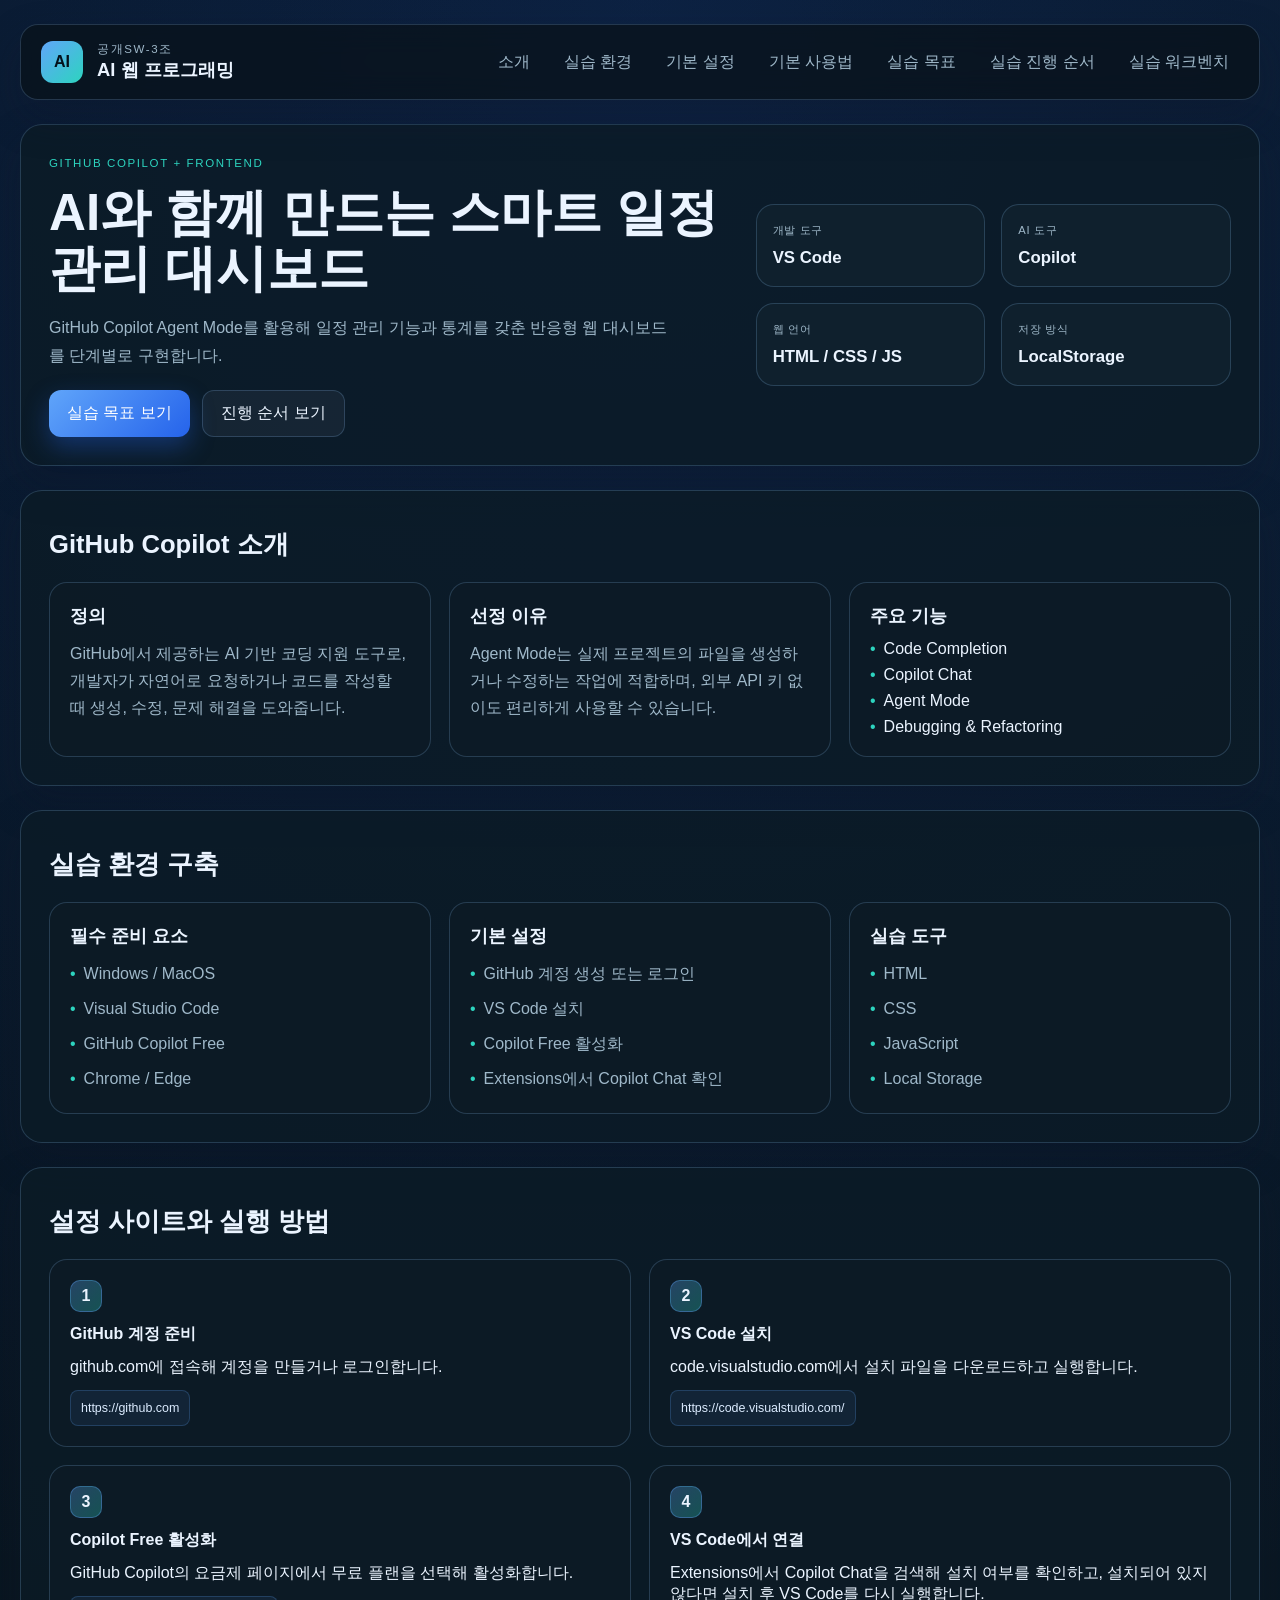
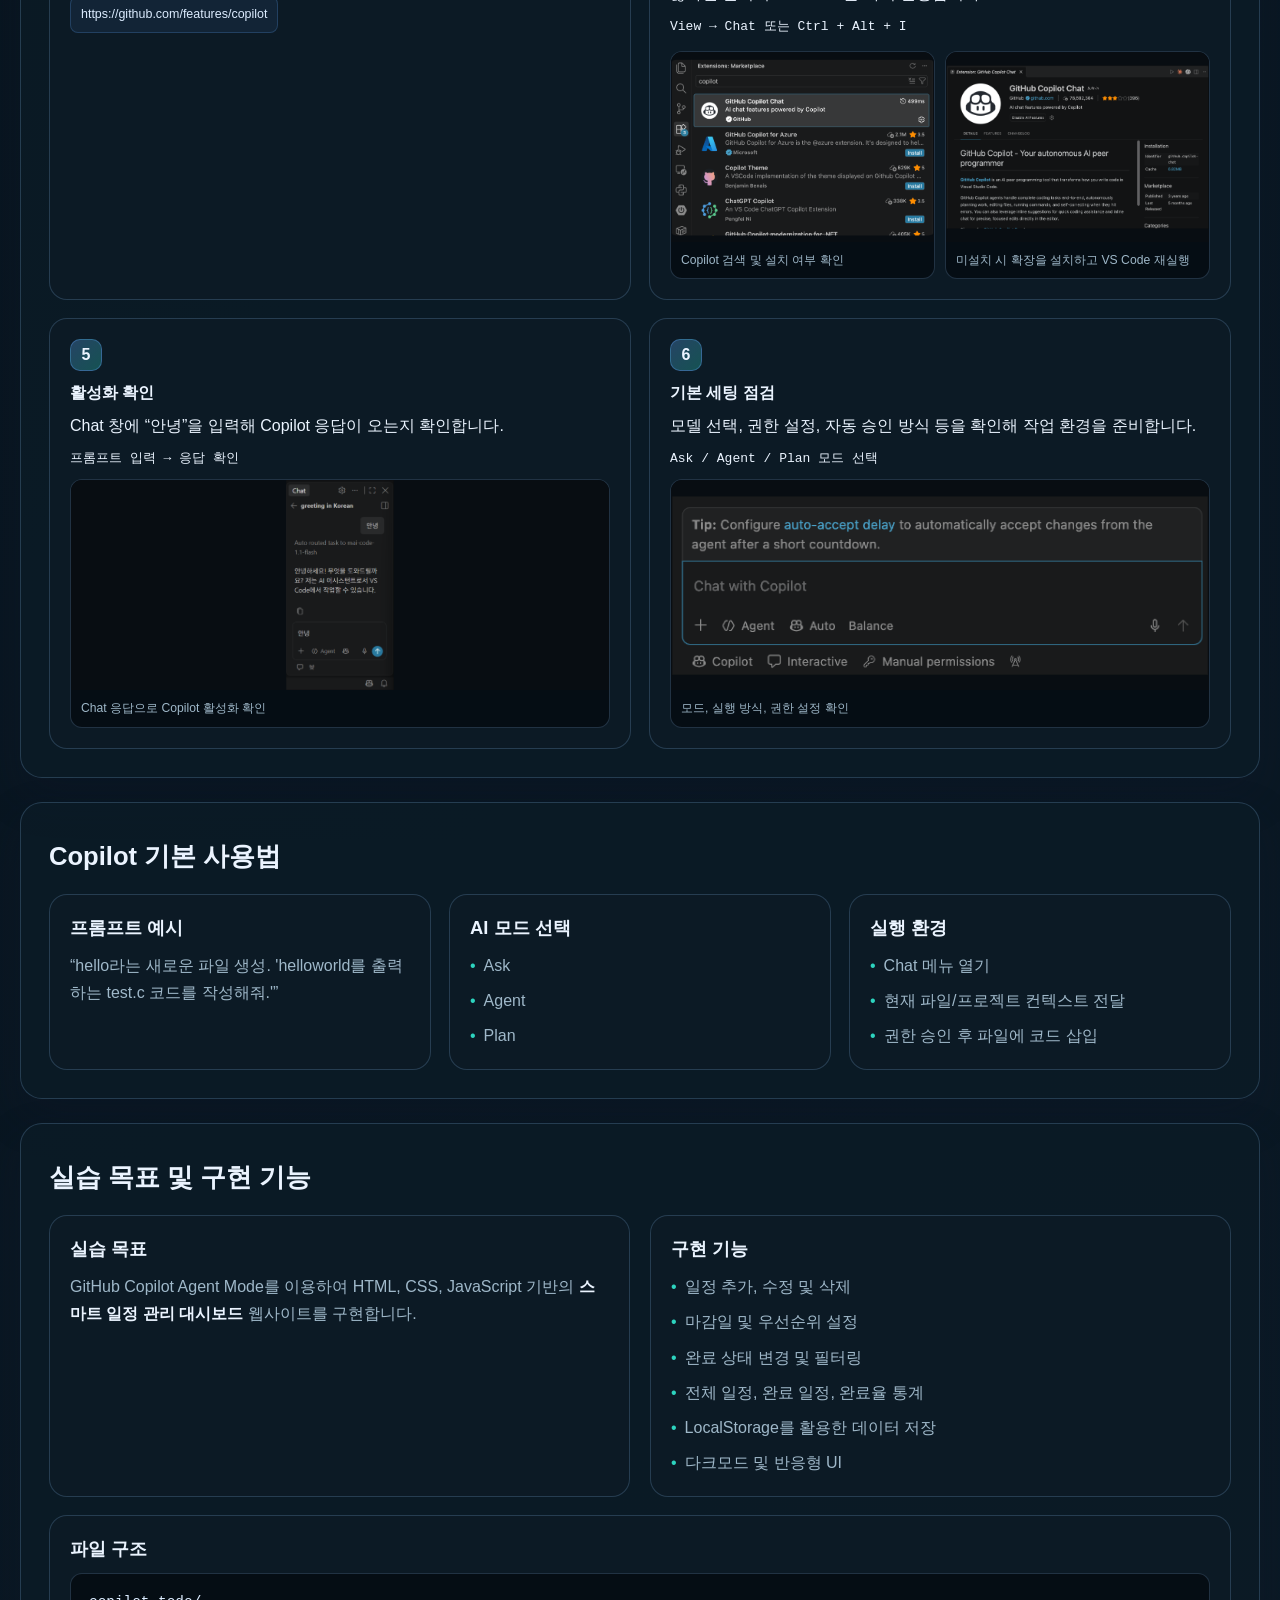
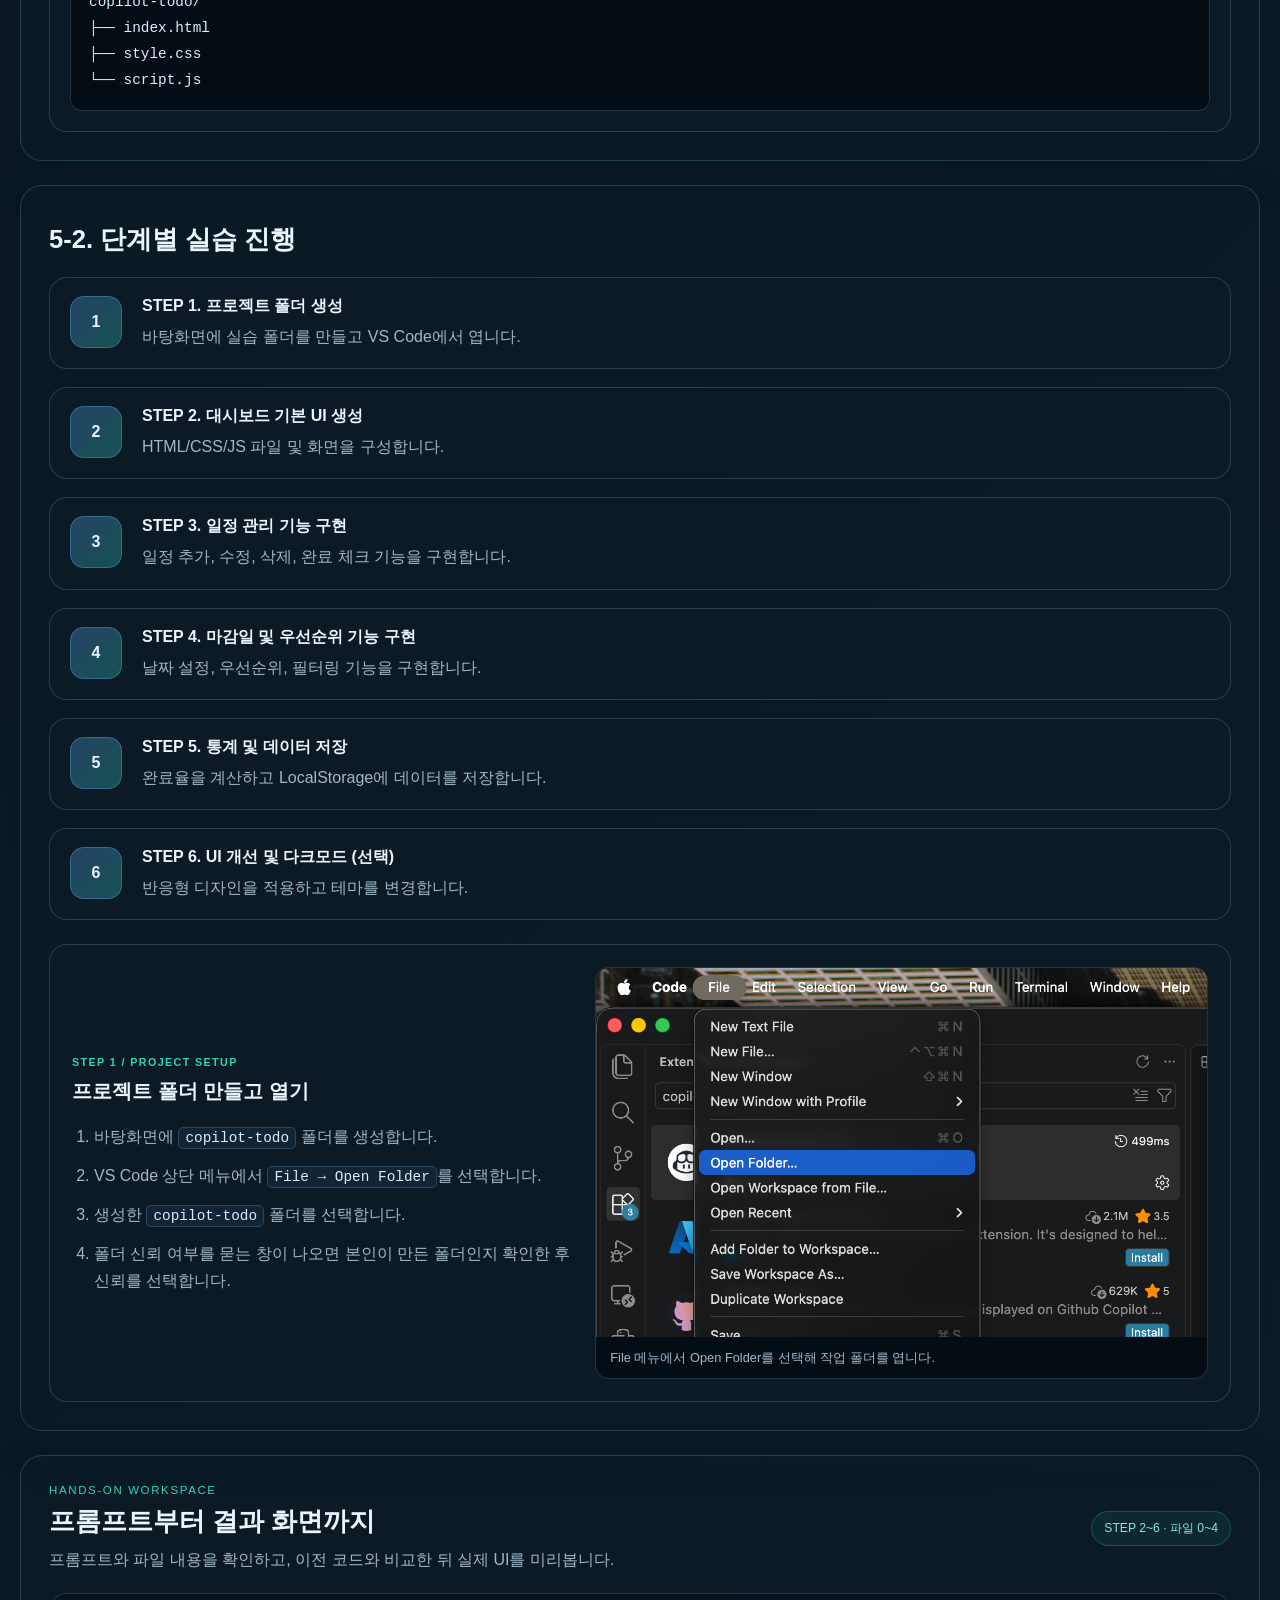
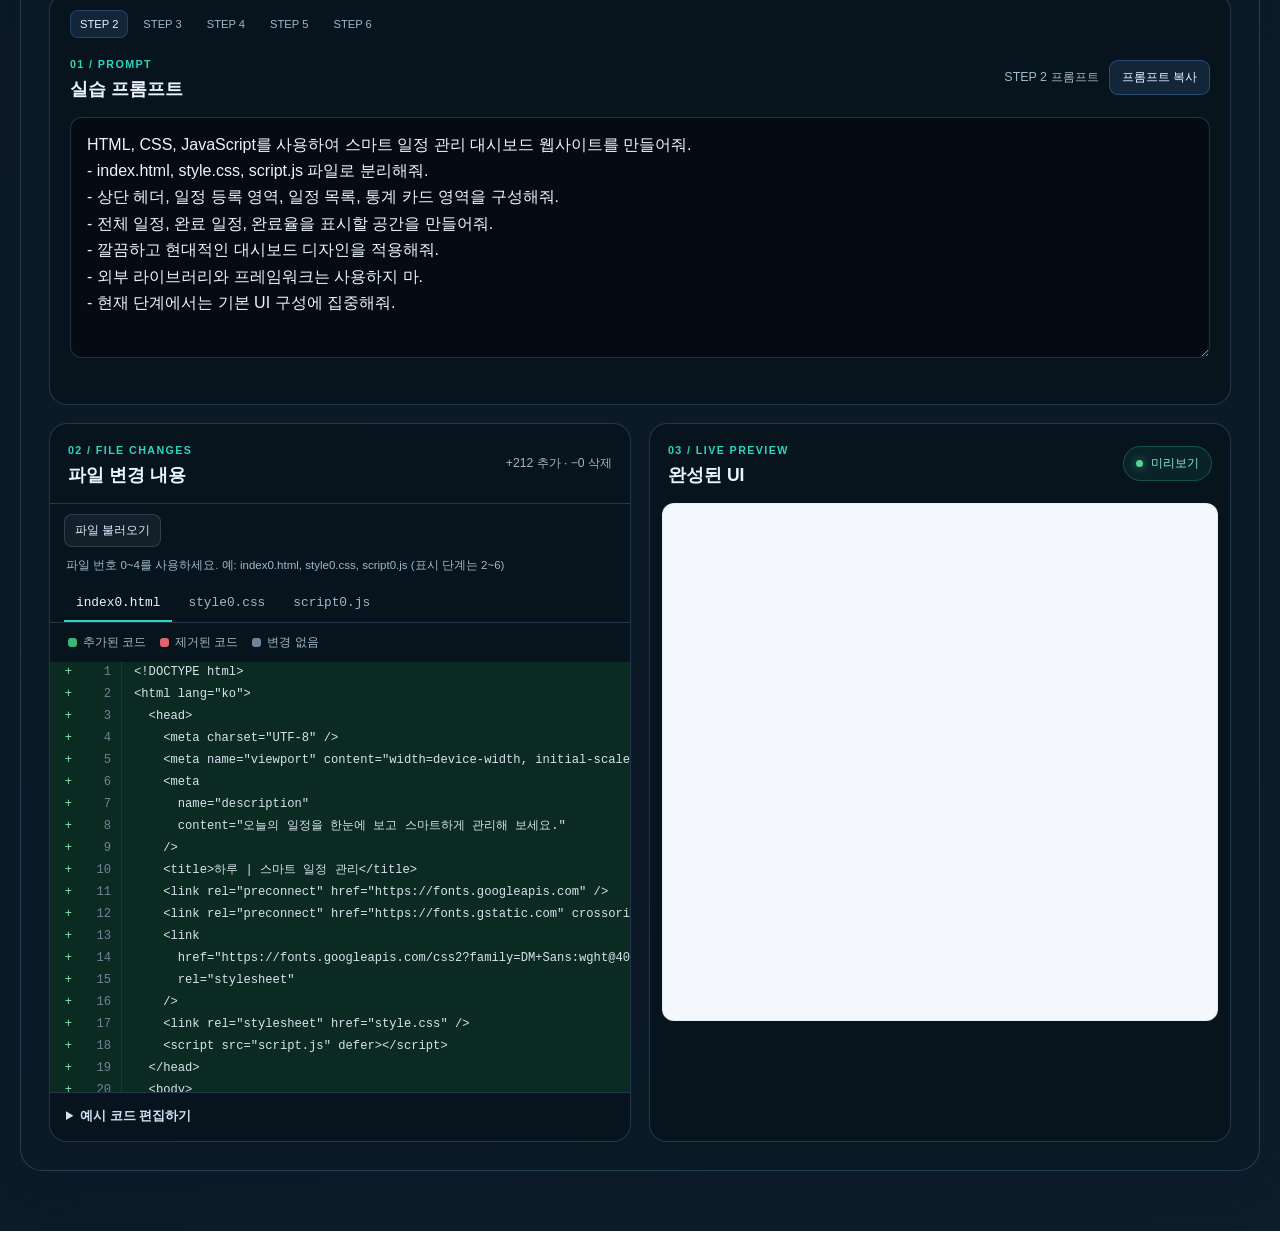
<file: index.html>
<!DOCTYPE html>
<html lang="ko">
  <head>
    <meta charset="UTF-8" />
    <meta name="viewport" content="width=device-width, initial-scale=1.0" />
    <title>AI 웹 프로그래밍 실습</title>
    <meta
      name="description"
      content="GitHub Copilot Agent Mode로 스마트 일정 관리 대시보드를 만드는 실습 안내"
    />
    <link rel="stylesheet" href="style.css" />
  </head>
  <body>
    <div class="page-shell">
      <header class="topbar">
        <div class="brand-wrap">
          <div class="brand-mark">AI</div>
          <div>
            <p class="eyebrow">공개SW-3조</p>
            <h1>AI 웹 프로그래밍</h1>
          </div>
        </div>

        <nav class="main-nav" aria-label="메인 네비게이션">
          <a href="#intro">소개</a>
          <a href="#environment">실습 환경</a>
          <a href="#setup">기본 설정</a>
          <a href="#usage">기본 사용법</a>
          <a href="#goal">실습 목표</a>
          <a href="#roadmap">실습 진행 순서</a>
          <a href="#workbench">실습 워크벤치</a>
        </nav>

        <button class="menu-button" aria-label="메뉴 열기">
          <span></span>
          <span></span>
          <span></span>
        </button>
      </header>

      <main class="dashboard">
        <section class="hero panel">
          <div class="hero-copy">
            <p class="eyebrow accent">GitHub Copilot + Frontend</p>
            <h2>AI와 함께 만드는 스마트 일정 관리 대시보드</h2>
            <p>
              GitHub Copilot Agent Mode를 활용해 일정 관리 기능과 통계를 갖춘
              반응형 웹 대시보드를 단계별로 구현합니다.
            </p>
            <div class="hero-actions">
              <a href="#goal" class="primary-btn">실습 목표 보기</a>
              <a href="#roadmap" class="secondary-btn">진행 순서 보기</a>
            </div>
          </div>

          <div class="hero-metrics" aria-label="실습 핵심 지표">
            <article class="metric-card">
              <span class="metric-label">개발 도구</span>
              <strong>VS Code</strong>
            </article>
            <article class="metric-card">
              <span class="metric-label">AI 도구</span>
              <strong>Copilot</strong>
            </article>
            <article class="metric-card">
              <span class="metric-label">웹 언어</span>
              <strong>HTML / CSS / JS</strong>
            </article>
            <article class="metric-card">
              <span class="metric-label">저장 방식</span>
              <strong>LocalStorage</strong>
            </article>
          </div>
        </section>

        <section id="intro" class="content-section panel">
          <div class="section-header">
            <h3>GitHub Copilot 소개</h3>
          </div>

          <div class="feature-grid">
            <article class="info-card">
              <h4>정의</h4>
              <p>
                GitHub에서 제공하는 AI 기반 코딩 지원 도구로, 개발자가 자연어로
                요청하거나 코드를 작성할 때 생성, 수정, 문제 해결을 도와줍니다.
              </p>
            </article>
            <article class="info-card">
              <h4>선정 이유</h4>
              <p>
                Agent Mode는 실제 프로젝트의 파일을 생성하거나 수정하는 작업에
                적합하며, 외부 API 키 없이도 편리하게 사용할 수 있습니다.
              </p>
            </article>
            <article class="info-card">
              <h4>주요 기능</h4>
              <ul>
                <li>Code Completion</li>
                <li>Copilot Chat</li>
                <li>Agent Mode</li>
                <li>Debugging & Refactoring</li>
              </ul>
            </article>
          </div>
        </section>

        <section id="environment" class="content-section panel">
          <div class="section-header">
            <h3>실습 환경 구축</h3>
          </div>

          <div class="stack-grid">
            <article class="stack-card">
              <h4>필수 준비 요소</h4>
              <ul>
                <li>Windows / MacOS</li>
                <li>Visual Studio Code</li>
                <li>GitHub Copilot Free</li>
                <li>Chrome / Edge</li>
              </ul>
            </article>

            <article class="stack-card">
              <h4>기본 설정</h4>
              <ul>
                <li>GitHub 계정 생성 또는 로그인</li>
                <li>VS Code 설치</li>
                <li>Copilot Free 활성화</li>
                <li>Extensions에서 Copilot Chat 확인</li>
              </ul>
            </article>

            <article class="stack-card">
              <h4>실습 도구</h4>
              <ul>
                <li>HTML</li>
                <li>CSS</li>
                <li>JavaScript</li>
                <li>Local Storage</li>
              </ul>
            </article>
          </div>
        </section>

        <section id="setup" class="content-section panel">
          <div class="section-header">
            <h3>설정 사이트와 실행 방법</h3>
          </div>

          <div class="setup-grid">
            <article class="setup-card">
              <span class="step-badge">1</span>
              <h4>GitHub 계정 준비</h4>
              <p>github.com에 접속해 계정을 만들거나 로그인합니다.</p>
              <a href="https://github.com" target="_blank" rel="noopener noreferrer">https://github.com</a>
            </article>

            <article class="setup-card">
              <span class="step-badge">2</span>
              <h4>VS Code 설치</h4>
              <p>code.visualstudio.com에서 설치 파일을 다운로드하고 실행합니다.</p>
              <a href="https://code.visualstudio.com/" target="_blank" rel="noopener noreferrer">https://code.visualstudio.com/</a>
            </article>

            <article class="setup-card">
              <span class="step-badge">3</span>
              <h4>Copilot Free 활성화</h4>
              <p>GitHub Copilot의 요금제 페이지에서 무료 플랜을 선택해 활성화합니다.</p>
              <a href="https://github.com/features/copilot" target="_blank" rel="noopener noreferrer">https://github.com/features/copilot</a>
            </article>

            <article class="setup-card">
              <span class="step-badge">4</span>
              <h4>VS Code에서 연결</h4>
              <p>Extensions에서 Copilot Chat을 검색해 설치 여부를 확인하고, 설치되어 있지 않다면 설치 후 VS Code를 다시 실행합니다.</p>
              <code>View → Chat 또는 Ctrl + Alt + I</code>
              <div class="setup-gallery">
                <figure class="setup-figure">
                  <img src="assets/ppt-images/setup-extension-search.png" alt="VS Code Extensions에서 Copilot을 검색한 화면" loading="lazy" />
                  <figcaption>Copilot 검색 및 설치 여부 확인</figcaption>
                </figure>
                <figure class="setup-figure">
                  <img src="assets/ppt-images/setup-extension-install.png" alt="VS Code에서 GitHub Copilot Chat 확장 정보를 확인하는 화면" loading="lazy" />
                  <figcaption>미설치 시 확장을 설치하고 VS Code 재실행</figcaption>
                </figure>
              </div>
            </article>

            <article class="setup-card">
              <span class="step-badge">5</span>
              <h4>활성화 확인</h4>
              <p>Chat 창에 “안녕”을 입력해 Copilot 응답이 오는지 확인합니다.</p>
              <code>프롬프트 입력 → 응답 확인</code>
              <figure class="setup-figure">
                <img src="assets/ppt-images/setup-chat-verify.png" alt="VS Code Chat에서 인사말을 입력하고 Copilot 응답을 확인하는 화면" loading="lazy" />
                <figcaption>Chat 응답으로 Copilot 활성화 확인</figcaption>
              </figure>
            </article>

            <article class="setup-card">
              <span class="step-badge">6</span>
              <h4>기본 세팅 점검</h4>
              <p>모델 선택, 권한 설정, 자동 승인 방식 등을 확인해 작업 환경을 준비합니다.</p>
              <code>Ask / Agent / Plan 모드 선택</code>
              <figure class="setup-figure">
                <img src="assets/ppt-images/copilot-chat-controls.png" alt="Copilot Chat의 Agent, Auto, Balance, Interactive, Manual permissions 설정 화면" loading="lazy" />
                <figcaption>모드, 실행 방식, 권한 설정 확인</figcaption>
              </figure>
            </article>
          </div>
        </section>

        <section id="usage" class="content-section panel">
          <div class="section-header">
            <h3>Copilot 기본 사용법</h3>
          </div>

          <div class="usage-layout">
            <div class="prompt-card">
              <h4>프롬프트 예시</h4>
              <p>“hello라는 새로운 파일 생성. 'helloworld를 출력하는 test.c 코드를 작성해줘.'”</p>
            </div>

            <div class="prompt-card">
              <h4>AI 모드 선택</h4>
              <ul>
                <li>Ask</li>
                <li>Agent</li>
                <li>Plan</li>
              </ul>
            </div>

            <div class="prompt-card">
              <h4>실행 환경</h4>
              <ul>
                <li>Chat 메뉴 열기</li>
                <li>현재 파일/프로젝트 컨텍스트 전달</li>
                <li>권한 승인 후 파일에 코드 삽입</li>
              </ul>
            </div>
          </div>
        </section>

        <section id="goal" class="content-section panel">
          <div class="section-header">
            <h3>실습 목표 및 구현 기능</h3>
          </div>

          <div class="goal-layout">
            <div class="goal-copy">
              <h4>실습 목표</h4>
              <p>
                GitHub Copilot Agent Mode를 이용하여 HTML, CSS, JavaScript 기반의
                <strong>스마트 일정 관리 대시보드</strong> 웹사이트를 구현합니다.
              </p>
            </div>

            <div class="objective-panel">
              <h4>구현 기능</h4>
              <ul>
                <li>일정 추가, 수정 및 삭제</li>
                <li>마감일 및 우선순위 설정</li>
                <li>완료 상태 변경 및 필터링</li>
                <li>전체 일정, 완료 일정, 완료율 통계</li>
                <li>LocalStorage를 활용한 데이터 저장</li>
                <li>다크모드 및 반응형 UI</li>
              </ul>
            </div>
          </div>

          <div class="file-structure">
            <h4>파일 구조</h4>
            <pre><code>copilot-todo/
├── index.html
├── style.css
└── script.js</code></pre>
          </div>
        </section>

        <section id="roadmap" class="content-section panel">
          <div class="section-header">
            <h3>5-2. 단계별 실습 진행</h3>
          </div>

          <div class="timeline">
            <div class="timeline-item">
              <div class="timeline-step">1</div>
              <div>
                <h4>STEP 1. 프로젝트 폴더 생성</h4>
                <p>바탕화면에 실습 폴더를 만들고 VS Code에서 엽니다.</p>
              </div>
            </div>
            <div class="timeline-item">
              <div class="timeline-step">2</div>
              <div>
                <h4>STEP 2. 대시보드 기본 UI 생성</h4>
                <p>HTML/CSS/JS 파일 및 화면을 구성합니다.</p>
              </div>
            </div>
            <div class="timeline-item">
              <div class="timeline-step">3</div>
              <div>
                <h4>STEP 3. 일정 관리 기능 구현</h4>
                <p>일정 추가, 수정, 삭제, 완료 체크 기능을 구현합니다.</p>
              </div>
            </div>
            <div class="timeline-item">
              <div class="timeline-step">4</div>
              <div>
                <h4>STEP 4. 마감일 및 우선순위 기능 구현</h4>
                <p>날짜 설정, 우선순위, 필터링 기능을 구현합니다.</p>
              </div>
            </div>
            <div class="timeline-item">
              <div class="timeline-step">5</div>
              <div>
                <h4>STEP 5. 통계 및 데이터 저장</h4>
                <p>완료율을 계산하고 LocalStorage에 데이터를 저장합니다.</p>
              </div>
            </div>
            <div class="timeline-item">
              <div class="timeline-step">6</div>
              <div>
                <h4>STEP 6. UI 개선 및 다크모드 (선택)</h4>
                <p>반응형 디자인을 적용하고 테마를 변경합니다.</p>
              </div>
            </div>
          </div>

          <section class="step-detail" aria-labelledby="step-one-detail-title">
            <div class="step-detail-copy">
              <span class="workspace-kicker">STEP 1 / PROJECT SETUP</span>
              <h4 id="step-one-detail-title">프로젝트 폴더 만들고 열기</h4>
              <ol class="step-instructions">
                <li>바탕화면에 <code>copilot-todo</code> 폴더를 생성합니다.</li>
                <li>VS Code 상단 메뉴에서 <code>File → Open Folder</code>를 선택합니다.</li>
                <li>생성한 <code>copilot-todo</code> 폴더를 선택합니다.</li>
                <li>폴더 신뢰 여부를 묻는 창이 나오면 본인이 만든 폴더인지 확인한 후 신뢰를 선택합니다.</li>
              </ol>
            </div>
            <figure class="step-detail-figure">
              <img
                src="assets/setup/step-1-open-folder.png"
                alt="VS Code File 메뉴에서 Open Folder를 선택하는 화면"
                loading="lazy"
              />
              <figcaption>File 메뉴에서 Open Folder를 선택해 작업 폴더를 엽니다.</figcaption>
            </figure>
          </section>
        </section>

        <section id="workbench" class="content-section panel">
          <div class="section-header workbench-heading">
            <div>
              <p class="eyebrow accent">Hands-on workspace</p>
              <h3>프롬프트부터 결과 화면까지</h3>
              <p class="section-description">
                프롬프트와 파일 내용을 확인하고, 이전 코드와 비교한 뒤 실제 UI를 미리봅니다.
              </p>
            </div>
            <span class="demo-badge">STEP 2~6 · 파일 0~4</span>
          </div>

          <section class="prompt-workspace" aria-labelledby="prompt-title">
            <div id="version-tabs" class="version-tabs prompt-version-tabs" role="tablist" aria-label="실습 단계 선택">
              <button class="version-tab active" type="button" role="tab" aria-selected="true" data-version="0">STEP 2</button>
              <button class="version-tab" type="button" role="tab" aria-selected="false" data-version="1">STEP 3</button>
              <button class="version-tab" type="button" role="tab" aria-selected="false" data-version="2">STEP 4</button>
              <button class="version-tab" type="button" role="tab" aria-selected="false" data-version="3">STEP 5</button>
              <button class="version-tab" type="button" role="tab" aria-selected="false" data-version="4">STEP 6</button>
            </div>
            <div class="workspace-title-row">
              <div>
                <span class="workspace-kicker">01 / PROMPT</span>
                <h4 id="prompt-title">실습 프롬프트</h4>
              </div>
              <div class="prompt-actions">
                <span id="prompt-step-label" class="workspace-hint">STEP 2 프롬프트</span>
                <button id="copy-prompt" class="copy-prompt-btn" type="button">프롬프트 복사</button>
              </div>
            </div>
            <label class="visually-hidden" for="prompt-input">실습 프롬프트</label>
            <textarea id="prompt-input" class="prompt-input" rows="8" readonly>HTML, CSS, JavaScript를 사용하여 스마트 일정 관리 대시보드 웹사이트를 만들어줘.
- index.html, style.css, script.js 파일로 분리해줘.
- 상단 헤더, 일정 등록 영역, 일정 목록, 통계 카드 영역을 구성해줘.
- 전체 일정, 완료 일정, 완료율을 표시할 공간을 만들어줘.
- 깔끔하고 현대적인 대시보드 디자인을 적용해줘.
- 외부 라이브러리와 프레임워크는 사용하지 마.
- 현재 단계에서는 기본 UI 구성에 집중해줘.</textarea>
            <p id="prompt-copy-status" class="prompt-copy-status" aria-live="polite"></p>
          </section>

          <div class="workbench-grid">
            <section class="code-workspace" aria-labelledby="file-title">
              <div class="workspace-title-row">
                <div>
                  <span class="workspace-kicker">02 / FILE CHANGES</span>
                  <h4 id="file-title">파일 변경 내용</h4>
                </div>
                <span id="change-count" class="change-count" aria-live="polite"></span>
              </div>

              <div class="version-toolbar">
                <label class="upload-files-btn" for="version-files">파일 불러오기</label>
                <input id="version-files" class="visually-hidden" type="file" multiple accept=".html,.css,.js,.txt,.md" />
              </div>
              <p id="file-import-status" class="file-import-status" aria-live="polite">파일 번호 0~4를 사용하세요. 예: index0.html, style0.css, script0.js (표시 단계는 2~6)</p>

              <div class="file-tabs" role="tablist" aria-label="미리 볼 파일">
                <button class="file-tab active" id="tab-html" type="button" role="tab" aria-selected="true" aria-controls="diff-view" data-file="html">index0.html</button>
                <button class="file-tab" id="tab-css" type="button" role="tab" aria-selected="false" aria-controls="diff-view" data-file="css">style0.css</button>
                <button class="file-tab" id="tab-js" type="button" role="tab" aria-selected="false" aria-controls="diff-view" data-file="js">script0.js</button>
              </div>

              <div class="diff-legend" aria-label="변경 색상 설명">
                <span><i class="legend-swatch added"></i>추가된 코드</span>
                <span><i class="legend-swatch removed"></i>제거된 코드</span>
                <span><i class="legend-swatch unchanged"></i>변경 없음</span>
              </div>
              <div id="diff-view" class="diff-view" role="tabpanel" aria-labelledby="tab-html"></div>

              <details class="source-editor">
                <summary>예시 코드 편집하기</summary>
                <p class="editor-help">선택한 단계 파일을 수정하고 적용할 수 있습니다. 이전 단계 파일이 있으면 변경 내용도 비교합니다.</p>
                <div class="source-editor-grid">
                  <label>
                    <span>이전 파일</span>
                    <textarea id="previous-code" spellcheck="false"></textarea>
                  </label>
                  <label>
                    <span>변경 파일</span>
                    <textarea id="current-code" spellcheck="false"></textarea>
                  </label>
                </div>
                <button id="apply-code" class="primary-btn apply-code-btn" type="button">변경 내용 적용</button>
              </details>
            </section>

            <section class="preview-workspace" aria-labelledby="preview-title">
              <div class="workspace-title-row">
                <div>
                  <span class="workspace-kicker">03 / LIVE PREVIEW</span>
                  <h4 id="preview-title">완성된 UI</h4>
                </div>
                <span class="preview-status"><i></i> 미리보기</span>
              </div>
              <div class="preview-frame-wrap">
                <iframe
                  id="ui-preview"
                  title="스마트 일정 관리 대시보드 미리보기"
                  sandbox="allow-scripts allow-forms"
                  referrerpolicy="no-referrer"
                ></iframe>
              </div>
            </section>
          </div>
        </section>
      </main>
    </div>

    <script src="practiceFile/step2-files.js"></script>
    <script src="practiceFile/step3-files.js"></script>
    <script src="script.js"></script>
  </body>
</html>
</file>
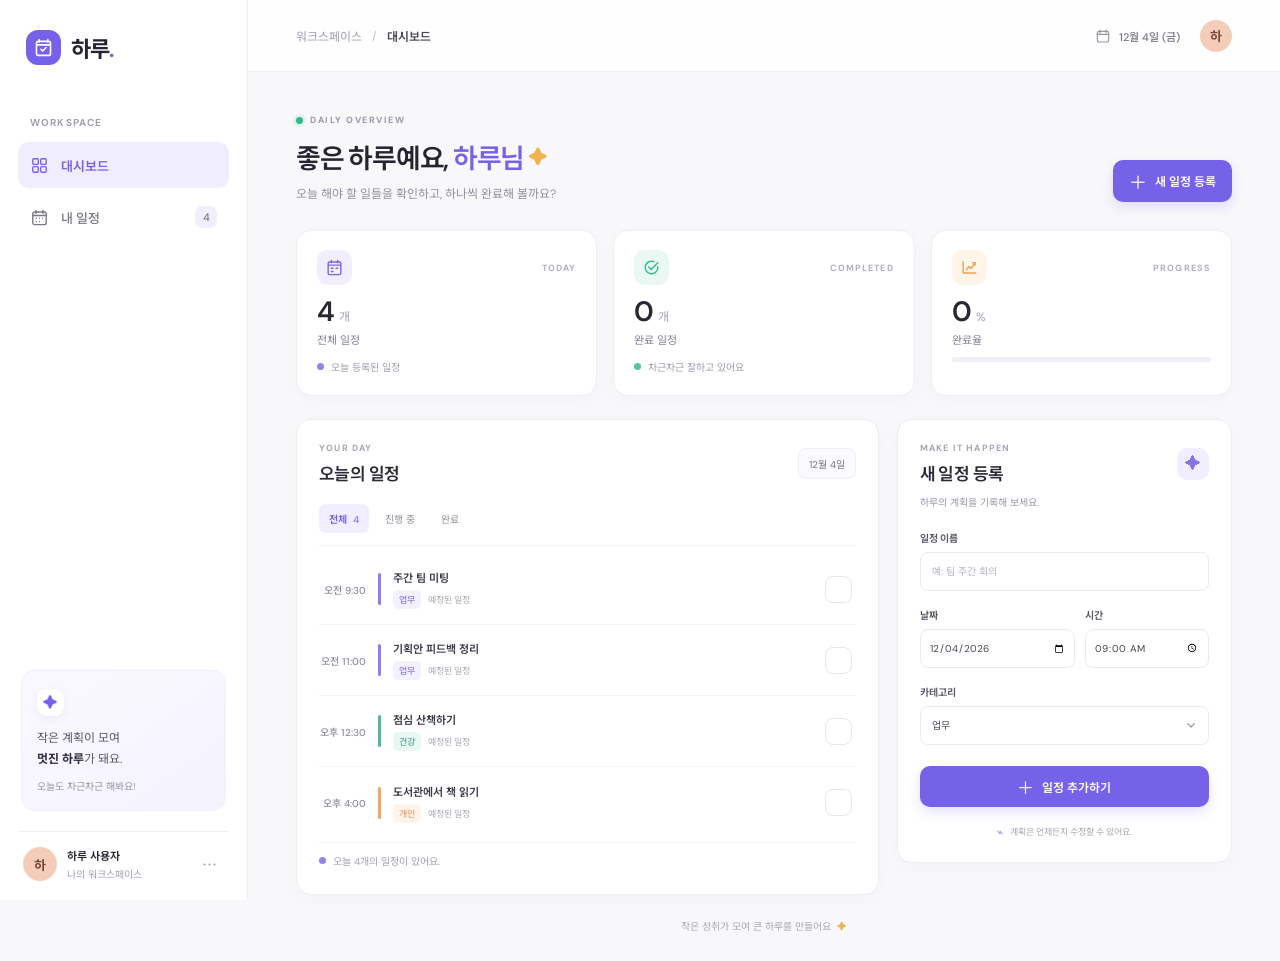
<file: practiceFile/index0.html>
<!DOCTYPE html> 
<html lang="ko">
  <head>
    <meta charset="UTF-8" />
    <meta name="viewport" content="width=device-width, initial-scale=1.0" />
    <meta
      name="description"
      content="오늘의 일정을 한눈에 보고 스마트하게 관리해 보세요."
    />
    <title>하루 | 스마트 일정 관리</title>
    <link rel="preconnect" href="https://fonts.googleapis.com" />
    <link rel="preconnect" href="https://fonts.gstatic.com" crossorigin />
    <link
      href="https://fonts.googleapis.com/css2?family=DM+Sans:wght@400;500;600;700&family=Noto+Sans+KR:wght@400;500;600;700&display=swap"
      rel="stylesheet"
    />
    <link rel="stylesheet" href="style0.css" />
    <script src="script0.js" defer></script>
  </head>
  <body>
    <div class="app-shell">
      <aside class="sidebar" aria-label="주 메뉴">
        <a class="brand" href="#" aria-label="하루 홈">
          <span class="brand-mark" aria-hidden="true">
            <svg viewBox="0 0 24 24" fill="none">
              <path d="M7 3v3m10-3v3M4.5 9h15M6 5h12a2 2 0 0 1 2 2v12a2 2 0 0 1-2 2H6a2 2 0 0 1-2-2V7a2 2 0 0 1 2-2Z" stroke="currentColor" stroke-width="1.8" stroke-linecap="round" stroke-linejoin="round" />
              <path d="m9 14 2 2 4-4" stroke="currentColor" stroke-width="1.8" stroke-linecap="round" stroke-linejoin="round" />
            </svg>
          </span>
          <span>하루<span class="brand-dot">.</span></span>
        </a>

        <div class="sidebar-label">WORKSPACE</div>
        <nav class="main-nav">
          <a class="nav-link active" href="#dashboard" aria-current="page">
            <svg viewBox="0 0 24 24" fill="none" aria-hidden="true">
              <rect x="3.5" y="3.5" width="7" height="7" rx="1.5" stroke="currentColor" stroke-width="1.7" />
              <rect x="13.5" y="3.5" width="7" height="7" rx="1.5" stroke="currentColor" stroke-width="1.7" />
              <rect x="3.5" y="13.5" width="7" height="7" rx="1.5" stroke="currentColor" stroke-width="1.7" />
              <rect x="13.5" y="13.5" width="7" height="7" rx="1.5" stroke="currentColor" stroke-width="1.7" />
            </svg>
            <span>대시보드</span>
          </a>
          <a class="nav-link" href="#schedule">
            <svg viewBox="0 0 24 24" fill="none" aria-hidden="true">
              <rect x="3.5" y="5" width="17" height="16" rx="2.5" stroke="currentColor" stroke-width="1.7" />
              <path d="M7.5 3v4M16.5 3v4M3.5 9.5h17M8 13h.01M12 13h.01M16 13h.01M8 17h.01M12 17h.01" stroke="currentColor" stroke-width="1.7" stroke-linecap="round" />
            </svg>
            <span>내 일정</span>
            <span class="nav-count" id="nav-count">0</span>
          </a>
        </nav>

        <div class="sidebar-bottom">
          <div class="sidebar-tip">
            <div class="tip-icon" aria-hidden="true">✦</div>
            <p>작은 계획이 모여<br /><strong>멋진 하루</strong>가 돼요.</p>
            <span>오늘도 차근차근 해봐요!</span>
          </div>
          <div class="profile">
            <div class="avatar" aria-hidden="true">하</div>
            <div class="profile-copy">
              <strong>하루 사용자</strong>
              <span>나의 워크스페이스</span>
            </div>
            <button class="icon-button profile-menu" type="button" aria-label="프로필 메뉴">
              <svg viewBox="0 0 24 24" fill="currentColor" aria-hidden="true">
                <circle cx="5" cy="12" r="1.5" /><circle cx="12" cy="12" r="1.5" /><circle cx="19" cy="12" r="1.5" />
              </svg>
            </button>
          </div>
        </div>
      </aside>

      <main class="main-content" id="dashboard">
        <header class="topbar">
          <div class="breadcrumbs"><span>워크스페이스</span><span class="crumb-divider">/</span><strong>대시보드</strong></div>
          <div class="topbar-actions">
            <span class="today-chip">
              <svg viewBox="0 0 24 24" fill="none" aria-hidden="true">
                <rect x="3.5" y="5" width="17" height="16" rx="2.5" stroke="currentColor" stroke-width="1.7" />
                <path d="M7.5 3v4M16.5 3v4M3.5 9.5h17" stroke="currentColor" stroke-width="1.7" stroke-linecap="round" />
              </svg>
              <span id="today-label"></span>
            </span>
            <button class="avatar top-avatar" type="button" aria-label="사용자 프로필">하</button>
          </div>
        </header>

        <div class="dashboard-content">
          <section class="welcome-row" aria-labelledby="page-title">
            <div>
              <div class="eyebrow"><span class="status-dot"></span> DAILY OVERVIEW</div>
              <h1 id="page-title">좋은 하루예요, <span>하루님</span> <span class="wave" aria-hidden="true">✦</span></h1>
              <p class="welcome-subtitle">오늘 해야 할 일들을 확인하고, 하나씩 완료해 볼까요?</p>
            </div>
            <a class="primary-button header-add" href="#schedule">
              <span aria-hidden="true">＋</span> 새 일정 등록
            </a>
          </section>

          <section class="stats-grid" aria-label="일정 통계">
            <article class="stat-card">
              <div class="stat-top">
                <span class="stat-icon icon-violet" aria-hidden="true">
                  <svg viewBox="0 0 24 24" fill="none"><path d="M8 3v3m8-3v3M4.5 9h15M6 5h12a2 2 0 0 1 2 2v12a2 2 0 0 1-2 2H6a2 2 0 0 1-2-2V7a2 2 0 0 1 2-2Z" stroke="currentColor" stroke-width="1.8" stroke-linecap="round" stroke-linejoin="round" /><path d="M8 13h2m4 0h2m-8 4h2" stroke="currentColor" stroke-width="1.8" stroke-linecap="round" /></svg>
                </span>
                <span class="stat-caption">TODAY</span>
              </div>
              <div class="stat-value"><strong id="total-count">0</strong><span>개</span></div>
              <p class="stat-label">전체 일정</p>
              <div class="stat-footer"><span class="footer-dot violet-dot"></span>오늘 등록된 일정</div>
            </article>
            <article class="stat-card">
              <div class="stat-top">
                <span class="stat-icon icon-green" aria-hidden="true">
                  <svg viewBox="0 0 24 24" fill="none"><path d="M20 11.1V12a8 8 0 1 1-4.75-7.32" stroke="currentColor" stroke-width="1.8" stroke-linecap="round" /><path d="m8.5 11.5 3 3L20 6" stroke="currentColor" stroke-width="1.8" stroke-linecap="round" stroke-linejoin="round" /></svg>
                </span>
                <span class="stat-caption">COMPLETED</span>
              </div>
              <div class="stat-value"><strong id="completed-count">0</strong><span>개</span></div>
              <p class="stat-label">완료 일정</p>
              <div class="stat-footer"><span class="footer-dot green-dot"></span>차근차근 잘하고 있어요</div>
            </article>
            <article class="stat-card rate-card">
              <div class="stat-top">
                <span class="stat-icon icon-orange" aria-hidden="true">
                  <svg viewBox="0 0 24 24" fill="none"><path d="M4 19V5m0 14h16M8 15l3-4 3 2 5-7" stroke="currentColor" stroke-width="1.8" stroke-linecap="round" stroke-linejoin="round" /><path d="M16 6h3v3" stroke="currentColor" stroke-width="1.8" stroke-linecap="round" stroke-linejoin="round" /></svg>
                </span>
                <span class="stat-caption">PROGRESS</span>
              </div>
              <div class="stat-value"><strong id="completion-rate">0</strong><span>%</span></div>
              <p class="stat-label">완료율</p>
              <div class="progress-track" role="progressbar" aria-label="일정 완료율" aria-valuemin="0" aria-valuemax="100" aria-valuenow="0" id="progress-bar">
                <span></span>
              </div>
            </article>
          </section>

          <div class="content-grid">
            <section class="panel schedule-panel" id="schedule" aria-labelledby="schedule-heading">
              <div class="panel-heading">
                <div>
                  <div class="section-kicker">YOUR DAY</div>
                  <h2 id="schedule-heading">오늘의 일정</h2>
                </div>
                <span class="date-badge" id="schedule-date"></span>
              </div>

              <div class="filter-row" role="group" aria-label="일정 필터">
                <button class="filter-button selected" type="button" data-filter="all" aria-pressed="true">전체 <span id="filter-all-count">0</span></button>
                <button class="filter-button" type="button" data-filter="active" aria-pressed="false">진행 중</button>
                <button class="filter-button" type="button" data-filter="completed" aria-pressed="false">완료</button>
              </div>

              <div class="schedule-list" id="schedule-list" aria-live="polite"></div>
              <div class="empty-state" id="empty-state" hidden>
                <span class="empty-illustration" aria-hidden="true">✦</span>
                <strong>아직 등록된 일정이 없어요</strong>
                <span>오른쪽에서 첫 일정을 추가해 보세요.</span>
              </div>
              <div class="list-footer"><span class="footer-dot violet-dot"></span><span id="list-summary">일정을 불러오는 중이에요.</span></div>
            </section>

            <section class="panel form-panel" aria-labelledby="form-heading">
              <div class="panel-heading form-heading">
                <div>
                  <div class="section-kicker">MAKE IT HAPPEN</div>
                  <h2 id="form-heading">새 일정 등록</h2>
                </div>
                <span class="form-heading-icon" aria-hidden="true">✦</span>
              </div>
              <p class="form-intro">하루의 계획을 기록해 보세요.</p>
              <form id="schedule-form">
                <label class="field-label" for="task-title">일정 이름</label>
                <input class="text-input" id="task-title" name="title" type="text" placeholder="예: 팀 주간 회의" maxlength="80" required />

                <div class="form-two-columns">
                  <div>
                    <label class="field-label" for="task-date">날짜</label>
                    <input class="text-input" id="task-date" name="date" type="date" required />
                  </div>
                  <div>
                    <label class="field-label" for="task-time">시간</label>
                    <input class="text-input" id="task-time" name="time" type="time" required />
                  </div>
                </div>

                <label class="field-label" for="task-category">카테고리</label>
                <div class="select-wrap">
                  <select class="text-input" id="task-category" name="category">
                    <option value="업무">업무</option>
                    <option value="개인">개인</option>
                    <option value="건강">건강</option>
                    <option value="학습">학습</option>
                  </select>
                  <svg viewBox="0 0 24 24" fill="none" aria-hidden="true"><path d="m7 10 5 5 5-5" stroke="currentColor" stroke-width="1.8" stroke-linecap="round" stroke-linejoin="round" /></svg>
                </div>

                <button class="primary-button submit-button" type="submit"><span aria-hidden="true">＋</span> 일정 추가하기</button>
              </form>
              <div class="form-note"><span aria-hidden="true">⌁</span> 계획은 언제든지 수정할 수 있어요.</div>
            </section>
          </div>
          <footer class="page-footer">작은 성취가 모여 큰 하루를 만들어요 <span aria-hidden="true">✦</span></footer>
        </div>
      </main>
    </div>
    <div class="toast" id="toast" role="status" aria-live="polite"></div>
  </body>
</html>
</file>
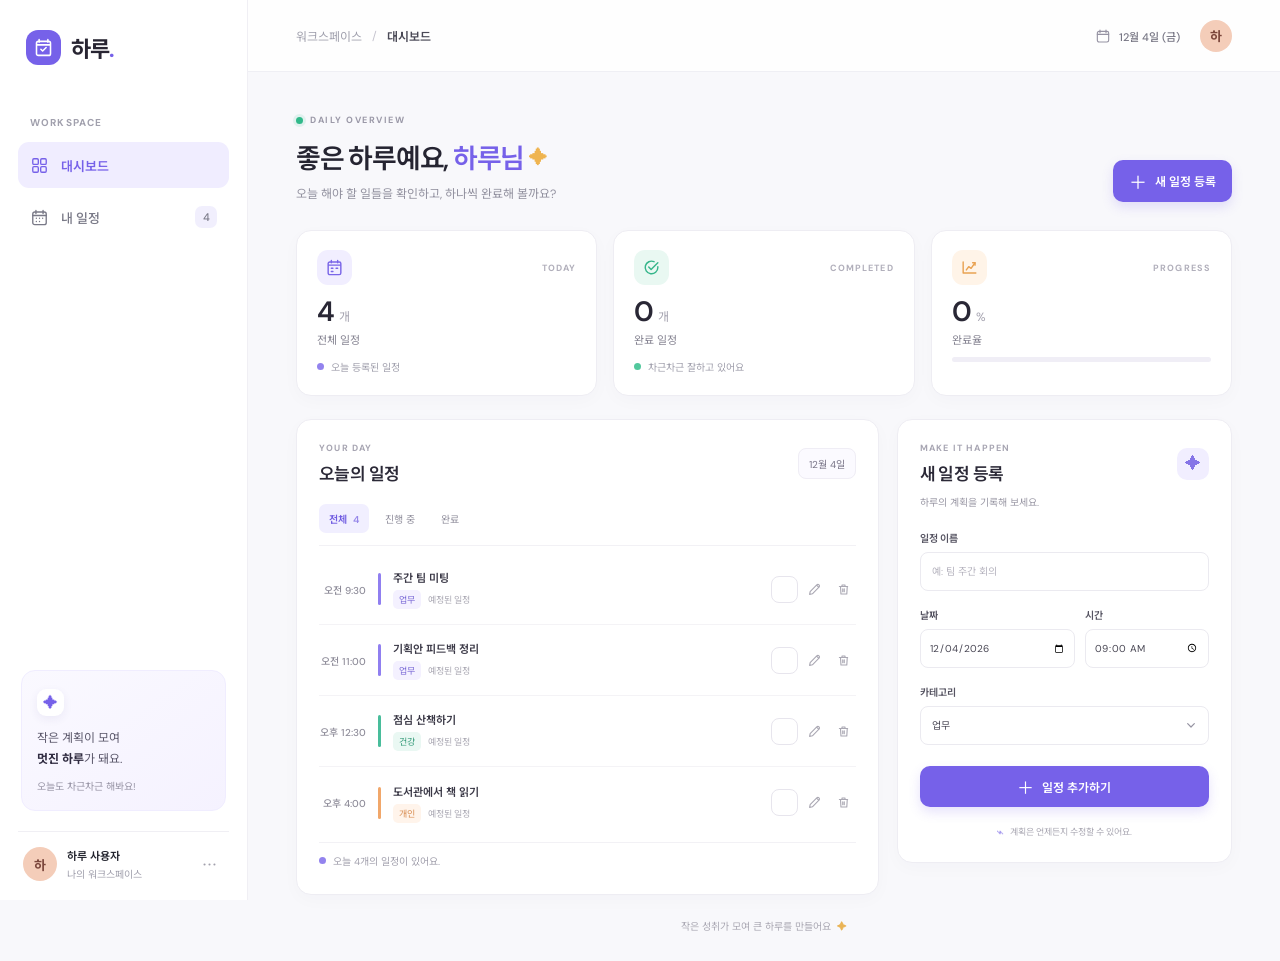
<file: practiceFile/index1.html>
<!DOCTYPE html>
<html lang="ko">
  <head>
    <meta charset="UTF-8" />
    <meta name="viewport" content="width=device-width, initial-scale=1.0" />
    <meta
      name="description"
      content="오늘의 일정을 한눈에 보고 스마트하게 관리해 보세요."
    />
    <title>하루 | 스마트 일정 관리</title>
    <link rel="preconnect" href="https://fonts.googleapis.com" />
    <link rel="preconnect" href="https://fonts.gstatic.com" crossorigin />
    <link
      href="https://fonts.googleapis.com/css2?family=DM+Sans:wght@400;500;600;700&family=Noto+Sans+KR:wght@400;500;600;700&display=swap"
      rel="stylesheet"
    />
    <link rel="stylesheet" href="style1.css" />
    <script src="script1.js" defer></script>
  </head>
  <body>
    <div class="app-shell">
      <aside class="sidebar" aria-label="주 메뉴">
        <a class="brand" href="#" aria-label="하루 홈">
          <span class="brand-mark" aria-hidden="true">
            <svg viewBox="0 0 24 24" fill="none">
              <path d="M7 3v3m10-3v3M4.5 9h15M6 5h12a2 2 0 0 1 2 2v12a2 2 0 0 1-2 2H6a2 2 0 0 1-2-2V7a2 2 0 0 1 2-2Z" stroke="currentColor" stroke-width="1.8" stroke-linecap="round" stroke-linejoin="round" />
              <path d="m9 14 2 2 4-4" stroke="currentColor" stroke-width="1.8" stroke-linecap="round" stroke-linejoin="round" />
            </svg>
          </span>
          <span>하루<span class="brand-dot">.</span></span>
        </a>

        <div class="sidebar-label">WORKSPACE</div>
        <nav class="main-nav">
          <a class="nav-link active" href="#dashboard" aria-current="page">
            <svg viewBox="0 0 24 24" fill="none" aria-hidden="true">
              <rect x="3.5" y="3.5" width="7" height="7" rx="1.5" stroke="currentColor" stroke-width="1.7" />
              <rect x="13.5" y="3.5" width="7" height="7" rx="1.5" stroke="currentColor" stroke-width="1.7" />
              <rect x="3.5" y="13.5" width="7" height="7" rx="1.5" stroke="currentColor" stroke-width="1.7" />
              <rect x="13.5" y="13.5" width="7" height="7" rx="1.5" stroke="currentColor" stroke-width="1.7" />
            </svg>
            <span>대시보드</span>
          </a>
          <a class="nav-link" href="#schedule">
            <svg viewBox="0 0 24 24" fill="none" aria-hidden="true">
              <rect x="3.5" y="5" width="17" height="16" rx="2.5" stroke="currentColor" stroke-width="1.7" />
              <path d="M7.5 3v4M16.5 3v4M3.5 9.5h17M8 13h.01M12 13h.01M16 13h.01M8 17h.01M12 17h.01" stroke="currentColor" stroke-width="1.7" stroke-linecap="round" />
            </svg>
            <span>내 일정</span>
            <span class="nav-count" id="nav-count">0</span>
          </a>
        </nav>

        <div class="sidebar-bottom">
          <div class="sidebar-tip">
            <div class="tip-icon" aria-hidden="true">✦</div>
            <p>작은 계획이 모여<br /><strong>멋진 하루</strong>가 돼요.</p>
            <span>오늘도 차근차근 해봐요!</span>
          </div>
          <div class="profile">
            <div class="avatar" aria-hidden="true">하</div>
            <div class="profile-copy">
              <strong>하루 사용자</strong>
              <span>나의 워크스페이스</span>
            </div>
            <button class="icon-button profile-menu" type="button" aria-label="프로필 메뉴">
              <svg viewBox="0 0 24 24" fill="currentColor" aria-hidden="true">
                <circle cx="5" cy="12" r="1.5" /><circle cx="12" cy="12" r="1.5" /><circle cx="19" cy="12" r="1.5" />
              </svg>
            </button>
          </div>
        </div>
      </aside>

      <main class="main-content" id="dashboard">
        <header class="topbar">
          <div class="breadcrumbs"><span>워크스페이스</span><span class="crumb-divider">/</span><strong>대시보드</strong></div>
          <div class="topbar-actions">
            <span class="today-chip">
              <svg viewBox="0 0 24 24" fill="none" aria-hidden="true">
                <rect x="3.5" y="5" width="17" height="16" rx="2.5" stroke="currentColor" stroke-width="1.7" />
                <path d="M7.5 3v4M16.5 3v4M3.5 9.5h17" stroke="currentColor" stroke-width="1.7" stroke-linecap="round" />
              </svg>
              <span id="today-label"></span>
            </span>
            <button class="avatar top-avatar" type="button" aria-label="사용자 프로필">하</button>
          </div>
        </header>

        <div class="dashboard-content">
          <section class="welcome-row" aria-labelledby="page-title">
            <div>
              <div class="eyebrow"><span class="status-dot"></span> DAILY OVERVIEW</div>
              <h1 id="page-title">좋은 하루예요, <span>하루님</span> <span class="wave" aria-hidden="true">✦</span></h1>
              <p class="welcome-subtitle">오늘 해야 할 일들을 확인하고, 하나씩 완료해 볼까요?</p>
            </div>
            <a class="primary-button header-add" href="#schedule">
              <span aria-hidden="true">＋</span> 새 일정 등록
            </a>
          </section>

          <section class="stats-grid" aria-label="일정 통계">
            <article class="stat-card">
              <div class="stat-top">
                <span class="stat-icon icon-violet" aria-hidden="true">
                  <svg viewBox="0 0 24 24" fill="none"><path d="M8 3v3m8-3v3M4.5 9h15M6 5h12a2 2 0 0 1 2 2v12a2 2 0 0 1-2 2H6a2 2 0 0 1-2-2V7a2 2 0 0 1 2-2Z" stroke="currentColor" stroke-width="1.8" stroke-linecap="round" stroke-linejoin="round" /><path d="M8 13h2m4 0h2m-8 4h2" stroke="currentColor" stroke-width="1.8" stroke-linecap="round" /></svg>
                </span>
                <span class="stat-caption">TODAY</span>
              </div>
              <div class="stat-value"><strong id="total-count">0</strong><span>개</span></div>
              <p class="stat-label">전체 일정</p>
              <div class="stat-footer"><span class="footer-dot violet-dot"></span>오늘 등록된 일정</div>
            </article>
            <article class="stat-card">
              <div class="stat-top">
                <span class="stat-icon icon-green" aria-hidden="true">
                  <svg viewBox="0 0 24 24" fill="none"><path d="M20 11.1V12a8 8 0 1 1-4.75-7.32" stroke="currentColor" stroke-width="1.8" stroke-linecap="round" /><path d="m8.5 11.5 3 3L20 6" stroke="currentColor" stroke-width="1.8" stroke-linecap="round" stroke-linejoin="round" /></svg>
                </span>
                <span class="stat-caption">COMPLETED</span>
              </div>
              <div class="stat-value"><strong id="completed-count">0</strong><span>개</span></div>
              <p class="stat-label">완료 일정</p>
              <div class="stat-footer"><span class="footer-dot green-dot"></span>차근차근 잘하고 있어요</div>
            </article>
            <article class="stat-card rate-card">
              <div class="stat-top">
                <span class="stat-icon icon-orange" aria-hidden="true">
                  <svg viewBox="0 0 24 24" fill="none"><path d="M4 19V5m0 14h16M8 15l3-4 3 2 5-7" stroke="currentColor" stroke-width="1.8" stroke-linecap="round" stroke-linejoin="round" /><path d="M16 6h3v3" stroke="currentColor" stroke-width="1.8" stroke-linecap="round" stroke-linejoin="round" /></svg>
                </span>
                <span class="stat-caption">PROGRESS</span>
              </div>
              <div class="stat-value"><strong id="completion-rate">0</strong><span>%</span></div>
              <p class="stat-label">완료율</p>
              <div class="progress-track" role="progressbar" aria-label="일정 완료율" aria-valuemin="0" aria-valuemax="100" aria-valuenow="0" id="progress-bar">
                <span></span>
              </div>
            </article>
          </section>

          <div class="content-grid">
            <section class="panel schedule-panel" id="schedule" aria-labelledby="schedule-heading">
              <div class="panel-heading">
                <div>
                  <div class="section-kicker">YOUR DAY</div>
                  <h2 id="schedule-heading">오늘의 일정</h2>
                </div>
                <span class="date-badge" id="schedule-date"></span>
              </div>

              <div class="filter-row" role="group" aria-label="일정 필터">
                <button class="filter-button selected" type="button" data-filter="all" aria-pressed="true">전체 <span id="filter-all-count">0</span></button>
                <button class="filter-button" type="button" data-filter="active" aria-pressed="false">진행 중</button>
                <button class="filter-button" type="button" data-filter="completed" aria-pressed="false">완료</button>
              </div>

              <div class="schedule-list" id="schedule-list" aria-live="polite"></div>
              <div class="empty-state" id="empty-state" hidden>
                <span class="empty-illustration" aria-hidden="true">✦</span>
                <strong>아직 등록된 일정이 없어요</strong>
                <span>오른쪽에서 첫 일정을 추가해 보세요.</span>
              </div>
              <div class="list-footer"><span class="footer-dot violet-dot"></span><span id="list-summary">일정을 불러오는 중이에요.</span></div>
            </section>

            <section class="panel form-panel" aria-labelledby="form-heading">
              <div class="panel-heading form-heading">
                <div>
                  <div class="section-kicker">MAKE IT HAPPEN</div>
                  <h2 id="form-heading">새 일정 등록</h2>
                </div>
                <span class="form-heading-icon" aria-hidden="true">✦</span>
              </div>
              <p class="form-intro">하루의 계획을 기록해 보세요.</p>
              <form id="schedule-form">
                <label class="field-label" for="task-title">일정 이름</label>
                <input class="text-input" id="task-title" name="title" type="text" placeholder="예: 팀 주간 회의" maxlength="80" required />

                <div class="form-two-columns">
                  <div>
                    <label class="field-label" for="task-date">날짜</label>
                    <input class="text-input" id="task-date" name="date" type="date" required />
                  </div>
                  <div>
                    <label class="field-label" for="task-time">시간</label>
                    <input class="text-input" id="task-time" name="time" type="time" required />
                  </div>
                </div>

                <label class="field-label" for="task-category">카테고리</label>
                <div class="select-wrap">
                  <select class="text-input" id="task-category" name="category">
                    <option value="업무">업무</option>
                    <option value="개인">개인</option>
                    <option value="건강">건강</option>
                    <option value="학습">학습</option>
                  </select>
                  <svg viewBox="0 0 24 24" fill="none" aria-hidden="true"><path d="m7 10 5 5 5-5" stroke="currentColor" stroke-width="1.8" stroke-linecap="round" stroke-linejoin="round" /></svg>
                </div>

                <button class="primary-button submit-button" type="submit"><span aria-hidden="true">＋</span> 일정 추가하기</button>
              </form>
              <div class="form-note"><span aria-hidden="true">⌁</span> 계획은 언제든지 수정할 수 있어요.</div>
            </section>
          </div>
          <footer class="page-footer">작은 성취가 모여 큰 하루를 만들어요 <span aria-hidden="true">✦</span></footer>
        </div>
      </main>
    </div>
    <div class="toast" id="toast" role="status" aria-live="polite"></div>
    <dialog class="schedule-dialog" id="edit-dialog" aria-labelledby="edit-heading">
      <form id="schedule-edit-form">
        <input id="edit-task-id" name="id" type="hidden" />
        <div class="dialog-heading">
          <div>
            <div class="section-kicker">EDIT YOUR PLAN</div>
            <h2 id="edit-heading">일정 수정</h2>
          </div>
          <button class="dialog-close" type="button" aria-label="닫기">×</button>
        </div>
        <label class="field-label" for="edit-task-title">일정 이름</label>
        <input class="text-input" id="edit-task-title" name="title" type="text" maxlength="80" required />
        <div class="form-two-columns">
          <div>
            <label class="field-label" for="edit-task-date">날짜</label>
            <input class="text-input" id="edit-task-date" name="date" type="date" required />
          </div>
          <div>
            <label class="field-label" for="edit-task-time">시간</label>
            <input class="text-input" id="edit-task-time" name="time" type="time" required />
          </div>
        </div>
        <label class="field-label dialog-category-label" for="edit-task-category">카테고리</label>
        <div class="select-wrap">
          <select class="text-input" id="edit-task-category" name="category">
            <option value="업무">업무</option>
            <option value="개인">개인</option>
            <option value="건강">건강</option>
            <option value="학습">학습</option>
          </select>
          <svg viewBox="0 0 24 24" fill="none" aria-hidden="true"><path d="m7 10 5 5 5-5" stroke="currentColor" stroke-width="1.8" stroke-linecap="round" stroke-linejoin="round" /></svg>
        </div>
        <div class="dialog-actions">
          <button class="secondary-button js-close-edit" type="button">취소</button>
          <button class="primary-button" type="submit">변경 내용 저장</button>
        </div>
      </form>
    </dialog>
  </body>
</html>
</file>
<file: style.css>
:root {
  --bg: #07131d;
  --bg-strong: #0d1d2a;
  --panel: rgba(11, 27, 38, 0.82);
  --panel-strong: rgba(15, 35, 48, 0.96);
  --line: rgba(147, 197, 253, 0.2);
  --text: #ebf4ff;
  --muted: #9fb8c9;
  --primary: #60a5fa;
  --primary-strong: #2563eb;
  --accent: #2dd4bf;
  --warning: #fbbf24;
  --shadow: 0 18px 40px rgba(15, 23, 42, 0.3);
}

* {
  box-sizing: border-box;
  margin: 0;
  padding: 0;
}

html {
  scroll-behavior: smooth;
}

body {
  font-family: "Segoe UI", Tahoma, Geneva, Verdana, sans-serif;
  background:
    radial-gradient(circle at top, rgba(37, 99, 235, 0.18), transparent 28%),
    linear-gradient(135deg, var(--bg) 0%, var(--bg-strong) 100%);
  color: var(--text);
  min-height: 100vh;
}

img {
  max-width: 100%;
  display: block;
}

button,
a {
  font: inherit;
}

.page-shell {
  max-width: 1280px;
  margin: 0 auto;
  padding: 24px 20px 60px;
}

.topbar {
  position: sticky;
  top: 16px;
  z-index: 20;
  display: flex;
  align-items: center;
  justify-content: space-between;
  gap: 20px;
  padding: 16px 20px;
  margin-bottom: 24px;
  border: 1px solid var(--line);
  border-radius: 18px;
  background: rgba(9, 18, 26, 0.75);
  backdrop-filter: blur(14px);
  box-shadow: var(--shadow);
}

.brand-wrap {
  display: flex;
  align-items: center;
  gap: 14px;
}

.brand-mark {
  width: 42px;
  height: 42px;
  display: grid;
  place-items: center;
  border-radius: 12px;
  background: linear-gradient(135deg, var(--primary), var(--accent));
  color: #03111b;
  font-weight: 800;
}

.eyebrow {
  font-size: 0.72rem;
  letter-spacing: 0.14em;
  text-transform: uppercase;
  color: var(--muted);
}

.eyebrow.accent {
  color: var(--accent);
}

.brand-wrap h1 {
  font-size: 1.15rem;
  font-weight: 700;
}

.main-nav {
  display: flex;
  align-items: center;
  gap: 14px;
  flex-wrap: wrap;
}

.main-nav a {
  position: relative;
  color: var(--muted);
  text-decoration: none;
  padding: 8px 10px;
  border-radius: 10px;
  transition: 0.2s ease;
}

.main-nav a:hover,
.main-nav a.active {
  color: var(--text);
  background: rgba(96, 165, 250, 0.12);
}

.menu-button {
  display: none;
  flex-direction: column;
  gap: 4px;
  background: transparent;
  border: 1px solid var(--line);
  border-radius: 10px;
  padding: 10px;
  cursor: pointer;
}

.menu-button span {
  width: 20px;
  height: 2px;
  background: var(--text);
  border-radius: 50px;
}

.dashboard {
  display: grid;
  gap: 24px;
}

.panel {
  background: var(--panel);
  border: 1px solid var(--line);
  border-radius: 22px;
  box-shadow: var(--shadow);
}

.hero {
  display: grid;
  grid-template-columns: 1.3fr 0.9fr;
  gap: 20px;
  padding: 28px;
}

.hero-copy h2 {
  font-size: clamp(2rem, 4vw, 3.4rem);
  line-height: 1.1;
  margin: 12px 0 16px;
}

.hero-copy p {
  color: var(--muted);
  line-height: 1.75;
  max-width: 620px;
}

.hero-actions {
  display: flex;
  flex-wrap: wrap;
  gap: 12px;
  margin-top: 20px;
}

.primary-btn,
.secondary-btn {
  display: inline-flex;
  align-items: center;
  justify-content: center;
  padding: 12px 18px;
  border-radius: 12px;
  text-decoration: none;
  transition: transform 0.2s ease, box-shadow 0.2s ease;
}

.primary-btn {
  background: linear-gradient(135deg, var(--primary), var(--primary-strong));
  color: white;
  box-shadow: 0 10px 25px rgba(37, 99, 235, 0.35);
}

.secondary-btn {
  background: rgba(148, 163, 184, 0.08);
  border: 1px solid var(--line);
  color: var(--text);
}

.primary-btn:hover,
.secondary-btn:hover {
  transform: translateY(-1px);
}

.hero-metrics {
  display: grid;
  grid-template-columns: repeat(2, minmax(140px, 1fr));
  gap: 16px;
  align-content: center;
}

.metric-card {
  background: rgba(16, 34, 46, 0.9);
  border: 1px solid var(--line);
  border-radius: 18px;
  padding: 18px 16px;
  display: flex;
  flex-direction: column;
  gap: 10px;
}

.metric-label {
  font-size: 0.7rem;
  color: var(--muted);
  letter-spacing: 0.06em;
  text-transform: uppercase;
}

.metric-card strong {
  font-size: 1.05rem;
}

.content-section {
  padding: 28px;
}

.section-header {
  margin-bottom: 20px;
}

.section-header h3 {
  margin-top: 8px;
  font-size: clamp(1.5rem, 2vw, 2.2rem);
}

.feature-grid,
.stack-grid,
.setup-grid,
.usage-layout {
  display: grid;
  grid-template-columns: repeat(3, minmax(200px, 1fr));
  gap: 18px;
}

.setup-grid {
  grid-template-columns: repeat(2, minmax(220px, 1fr));
}

.info-card,
.stack-card,
.setup-card,
.prompt-card,
.objective-panel {
  background: rgba(13, 27, 38, 0.8);
  border: 1px solid var(--line);
  border-radius: 18px;
  padding: 20px;
}

.setup-card {
  display: flex;
  flex-direction: column;
  gap: 12px;
}

.setup-gallery {
  display: grid;
  grid-template-columns: repeat(2, minmax(0, 1fr));
  gap: 10px;
  margin-top: 4px;
}

.setup-figure {
  min-width: 0;
  overflow: hidden;
  border: 1px solid var(--line);
  border-radius: 12px;
  background: rgba(3, 9, 14, 0.72);
}

.setup-figure img {
  width: 100%;
  height: 190px;
  object-fit: contain;
  background: #080d12;
}

.setup-card > .setup-figure img {
  height: 210px;
}

.setup-figure figcaption {
  padding: 9px 10px;
  color: var(--muted);
  font-size: 0.76rem;
  line-height: 1.5;
}

.step-badge {
  width: 32px;
  height: 32px;
  display: grid;
  place-items: center;
  border-radius: 10px;
  background: linear-gradient(135deg, rgba(96, 165, 250, 0.3), rgba(45, 212, 191, 0.3));
  border: 1px solid rgba(96, 165, 250, 0.35);
  font-weight: 700;
}

.setup-card a {
  display: inline-block;
  width: fit-content;
  max-width: 100%;
  padding: 8px 10px;
  border-radius: 8px;
  background: rgba(96, 165, 250, 0.08);
  border: 1px solid rgba(96, 165, 250, 0.22);
  color: #dcecff;
  font-size: 0.78rem;
  line-height: 1.5;
  text-decoration: none;
  transition: border-color 0.2s ease, transform 0.2s ease;
}

.setup-card a:hover {
  border-color: rgba(96, 165, 250, 0.5);
  transform: translateY(-1px);
}

.info-card h4,
.stack-card h4,
.prompt-card h4,
.goal-copy h4 {
  margin-bottom: 12px;
  font-size: 1.15rem;
}

.info-card p,
.stack-card li,
.prompt-card p,
.prompt-card li,
.goal-copy p,
.objective-panel li,
.timeline-item p {
  color: var(--muted);
  line-height: 1.7;
}

.info-card ul,
.stack-card ul,
.prompt-card ul,
.objective-panel ul {
  list-style: none;
  display: grid;
  gap: 8px;
}

.info-card li::before,
.stack-card li::before,
.prompt-card li::before,
.objective-panel li::before {
  content: "•";
  color: var(--accent);
  margin-right: 8px;
}

.goal-layout {
  display: grid;
  grid-template-columns: 1fr 1fr;
  gap: 20px;
}

.goal-copy {
  background: rgba(13, 27, 38, 0.8);
  border: 1px solid var(--line);
  border-radius: 18px;
  padding: 20px;
}

.goal-copy strong {
  color: var(--text);
}

.objective-panel h4,
.file-structure h4 {
  margin-bottom: 12px;
  font-size: 1.15rem;
}

.file-structure {
  margin-top: 18px;
  padding: 20px;
  background: rgba(13, 27, 38, 0.8);
  border: 1px solid var(--line);
  border-radius: 18px;
}

.file-structure pre {
  overflow-x: auto;
  padding: 16px 18px;
  border: 1px solid var(--line);
  border-radius: 12px;
  background: rgba(3, 9, 14, 0.72);
  color: #dcecff;
  font: 0.9rem/1.8 Consolas, "Courier New", monospace;
}

.timeline {
  display: grid;
  gap: 18px;
}

.timeline-item {
  display: grid;
  grid-template-columns: 56px 1fr;
  gap: 16px;
  align-items: start;
  background: rgba(13, 27, 38, 0.8);
  border: 1px solid var(--line);
  border-radius: 18px;
  padding: 18px 20px;
}

.timeline-step {
  width: 52px;
  height: 52px;
  display: grid;
  place-items: center;
  border-radius: 14px;
  background: linear-gradient(135deg, rgba(96, 165, 250, 0.3), rgba(45, 212, 191, 0.3));
  color: var(--text);
  font-weight: 800;
  border: 1px solid rgba(96, 165, 250, 0.35);
}

.timeline-item h4 {
  margin-bottom: 6px;
}

.step-instructions {
  display: grid;
  gap: 7px;
  margin: 10px 0 0;
  padding-left: 22px;
  color: var(--muted);
  line-height: 1.7;
}

.step-instructions code {
  padding: 2px 6px;
  border: 1px solid var(--line);
  border-radius: 5px;
  background: rgba(96, 165, 250, 0.08);
  color: #dcecff;
  font: 0.9em Consolas, "Courier New", monospace;
}

.step-detail {
  display: grid;
  grid-template-columns: minmax(0, 0.9fr) minmax(0, 1.1fr);
  gap: 22px;
  align-items: center;
  margin-top: 24px;
  padding: 22px;
  border: 1px solid var(--line);
  border-radius: 18px;
  background: rgba(13, 27, 38, 0.8);
}

.step-detail-copy h4 {
  margin-top: 8px;
  font-size: 1.25rem;
}

.step-detail .step-instructions {
  gap: 12px;
  margin-top: 18px;
}

.step-detail-figure {
  overflow: hidden;
  border: 1px solid var(--line);
  border-radius: 14px;
  background: rgba(3, 9, 14, 0.72);
}

.step-detail-figure img {
  width: 100%;
  height: auto;
}

.step-detail-figure figcaption {
  padding: 11px 14px;
  color: var(--muted);
  font-size: 0.8rem;
  line-height: 1.5;
}

.section-description {
  margin-top: 8px;
  color: var(--muted);
  line-height: 1.6;
}

.workbench-heading,
.workspace-title-row {
  display: flex;
  align-items: center;
  justify-content: space-between;
  gap: 16px;
}

.demo-badge,
.preview-status {
  display: inline-flex;
  align-items: center;
  gap: 8px;
  flex: 0 0 auto;
  padding: 8px 12px;
  border: 1px solid rgba(45, 212, 191, 0.25);
  border-radius: 999px;
  background: rgba(45, 212, 191, 0.08);
  color: #8ce7d9;
  font-size: 0.76rem;
}

.prompt-workspace,
.code-workspace,
.preview-workspace {
  min-width: 0;
  border: 1px solid var(--line);
  border-radius: 18px;
  background: rgba(7, 18, 27, 0.72);
}

.prompt-workspace {
  padding: 20px;
  margin-bottom: 18px;
}

.prompt-version-tabs {
  margin: -4px 0 16px;
}

.prompt-actions {
  display: flex;
  align-items: center;
  gap: 10px;
}

.copy-prompt-btn {
  flex: 0 0 auto;
  padding: 8px 12px;
  border: 1px solid rgba(96, 165, 250, 0.3);
  border-radius: 9px;
  background: rgba(96, 165, 250, 0.12);
  color: var(--text);
  cursor: pointer;
  font: inherit;
  font-size: 0.78rem;
}

.copy-prompt-btn:hover {
  background: rgba(96, 165, 250, 0.2);
}

.prompt-copy-status {
  min-height: 1.2em;
  margin: 8px 0 0;
  color: var(--muted);
  font-size: 0.76rem;
}

.workspace-title-row h4 {
  margin-top: 5px;
  font-size: 1.1rem;
}

.workspace-kicker {
  color: var(--accent);
  font-size: 0.67rem;
  font-weight: 700;
  letter-spacing: 0.13em;
}

.workspace-hint,
.editor-help {
  color: var(--muted);
  font-size: 0.78rem;
}

.prompt-input {
  width: 100%;
  margin-top: 16px;
  padding: 14px 16px;
  resize: vertical;
  border: 1px solid var(--line);
  border-radius: 12px;
  outline: none;
  background: rgba(3, 9, 14, 0.72);
  color: var(--text);
  font: inherit;
  line-height: 1.65;
}

.prompt-input:focus,
.source-editor textarea:focus {
  border-color: rgba(96, 165, 250, 0.72);
  box-shadow: 0 0 0 3px rgba(96, 165, 250, 0.12);
}

.workbench-grid {
  display: grid;
  grid-template-columns: minmax(0, 1fr) minmax(0, 1fr);
  gap: 18px;
  align-items: stretch;
}

.code-workspace,
.preview-workspace {
  overflow: hidden;
}

.code-workspace > .workspace-title-row,
.preview-workspace > .workspace-title-row {
  min-height: 76px;
  padding: 16px 18px;
}

.change-count {
  color: var(--muted);
  font-size: 0.76rem;
  text-align: right;
}

.file-tabs {
  display: flex;
  gap: 4px;
  overflow-x: auto;
  padding: 0 14px;
  border-bottom: 1px solid var(--line);
}

.version-toolbar {
  display: flex;
  align-items: center;
  justify-content: space-between;
  gap: 10px;
  padding: 10px 14px;
  border-top: 1px solid var(--line);
}

.version-tabs {
  display: flex;
  min-width: 0;
  gap: 5px;
  overflow-x: auto;
}

.version-tab {
  flex: 0 0 auto;
  padding: 7px 9px;
  border: 1px solid transparent;
  border-radius: 8px;
  background: transparent;
  color: var(--muted);
  cursor: pointer;
  font-size: 0.7rem;
}

.version-tab:hover,
.version-tab.active {
  border-color: rgba(96, 165, 250, 0.24);
  background: rgba(96, 165, 250, 0.12);
  color: var(--text);
}

.upload-files-btn {
  flex: 0 0 auto;
  padding: 8px 10px;
  border: 1px solid var(--line);
  border-radius: 8px;
  background: rgba(148, 163, 184, 0.08);
  color: #dcecff;
  cursor: pointer;
  font-size: 0.72rem;
}

.upload-files-btn:hover {
  border-color: rgba(96, 165, 250, 0.5);
}

.file-import-status {
  padding: 0 16px 10px;
  color: var(--muted);
  font-size: 0.72rem;
  line-height: 1.5;
}

.file-tab {
  flex: 0 0 auto;
  padding: 10px 12px;
  border: 0;
  border-bottom: 2px solid transparent;
  background: transparent;
  color: var(--muted);
  cursor: pointer;
  font: 0.8rem Consolas, "Courier New", monospace;
}

.file-tab:hover,
.file-tab.active {
  color: var(--text);
}

.file-tab.active {
  border-bottom-color: var(--accent);
}

.diff-legend {
  display: flex;
  flex-wrap: wrap;
  gap: 14px;
  padding: 12px 18px;
  color: var(--muted);
  font-size: 0.72rem;
}

.diff-legend span {
  display: inline-flex;
  align-items: center;
  gap: 6px;
}

.legend-swatch {
  width: 9px;
  height: 9px;
  border-radius: 3px;
}

.legend-swatch.added {
  background: #39b875;
}

.legend-swatch.removed {
  background: #df626c;
}

.legend-swatch.unchanged {
  background: #718399;
}

.diff-view {
  height: 430px;
  overflow: auto;
  padding: 0 0 12px;
  background: rgba(3, 9, 14, 0.82);
  color: #d7e3ef;
  font: 0.76rem/1.65 Consolas, "Courier New", monospace;
  tab-size: 2;
}

.diff-empty {
  padding: 20px;
  color: var(--muted);
}

.diff-line {
  display: grid;
  grid-template-columns: 30px 42px minmax(0, 1fr);
  min-height: 22px;
  white-space: pre;
}

.diff-line.added {
  background: rgba(30, 112, 73, 0.3);
}

.diff-line.removed {
  background: rgba(139, 46, 57, 0.32);
}

.diff-marker,
.diff-number {
  user-select: none;
  color: #718399;
  text-align: right;
}

.diff-marker {
  padding-right: 8px;
}

.diff-number {
  padding-right: 10px;
  border-right: 1px solid rgba(147, 197, 253, 0.1);
}

.diff-code {
  overflow: visible;
  padding: 0 12px;
  color: inherit;
  font: inherit;
}

.diff-line.added .diff-marker {
  color: #83e4aa;
}

.diff-line.removed .diff-marker {
  color: #ff9299;
}

.source-editor {
  border-top: 1px solid var(--line);
  padding: 14px 16px 16px;
}

.source-editor summary {
  color: #cfe2f4;
  cursor: pointer;
  font-size: 0.82rem;
  font-weight: 600;
}

.editor-help {
  margin: 10px 0 12px;
  line-height: 1.5;
}

.source-editor-grid {
  display: grid;
  grid-template-columns: 1fr 1fr;
  gap: 10px;
}

.source-editor-grid label {
  display: grid;
  gap: 7px;
  min-width: 0;
  color: var(--muted);
  font-size: 0.75rem;
}

.source-editor textarea {
  width: 100%;
  min-height: 180px;
  padding: 10px;
  resize: vertical;
  border: 1px solid var(--line);
  border-radius: 10px;
  outline: none;
  background: rgba(3, 9, 14, 0.9);
  color: #d7e3ef;
  font: 0.72rem/1.6 Consolas, "Courier New", monospace;
  tab-size: 2;
}

.apply-code-btn {
  margin-top: 12px;
  border: 0;
  cursor: pointer;
}

.preview-status i {
  width: 7px;
  height: 7px;
  border-radius: 50%;
  background: #54d697;
  box-shadow: 0 0 10px rgba(84, 214, 151, 0.65);
}

.preview-frame-wrap {
  height: 530px;
  padding: 0 12px 12px;
}

#ui-preview {
  width: 100%;
  height: 100%;
  border: 1px solid rgba(147, 197, 253, 0.16);
  border-radius: 12px;
  background: #f4f7fb;
}

.visually-hidden {
  position: absolute;
  width: 1px;
  height: 1px;
  overflow: hidden;
  clip: rect(0, 0, 0, 0);
  white-space: nowrap;
  clip-path: inset(50%);
}

@media (max-width: 900px) {
  .hero,
  .goal-layout,
  .feature-grid,
  .stack-grid,
  .setup-grid,
  .usage-layout {
    grid-template-columns: 1fr;
  }

  .setup-gallery {
    grid-template-columns: 1fr;
  }

  .step-detail {
    grid-template-columns: 1fr;
  }

  .workbench-grid {
    grid-template-columns: 1fr;
  }

  .topbar {
    flex-wrap: wrap;
  }

  .main-nav {
    width: 100%;
    display: none;
    flex-direction: column;
    align-items: flex-start;
    padding-top: 12px;
  }

  .main-nav.open {
    display: flex;
  }

  .menu-button {
    display: inline-flex;
  }
}

@media (max-width: 560px) {
  .page-shell {
    padding-left: 14px;
    padding-right: 14px;
  }

  .topbar,
  .content-section,
  .hero {
    padding: 18px 16px;
  }

  .hero-metrics {
    grid-template-columns: 1fr;
  }

  .workbench-heading,
  .workspace-title-row {
    align-items: flex-start;
  }

  .workspace-hint {
    display: none;
  }

  .source-editor-grid {
    grid-template-columns: 1fr;
  }

  .version-toolbar {
    align-items: flex-start;
    flex-direction: column;
  }

  .preview-frame-wrap {
    height: 440px;
  }
}
</file>
<file: practiceFile/style0.css>
:root {
  color-scheme: light;
  --ink: #20212b;
  --muted: #8b8d9b;
  --line: #eeedf3;
  --surface: #ffffff;
  --canvas: #f8f8fb;
  --violet: #7661e9;
  --violet-dark: #6650dc;
  --violet-soft: #f0edff;
  --green: #31b98a;
  --orange: #eea24e;
  font-family: "DM Sans", "Noto Sans KR", sans-serif;
}

* {
  box-sizing: border-box;
}

html {
  min-width: 320px;
  scroll-behavior: smooth;
}

body {
  margin: 0;
  background: var(--canvas);
  color: var(--ink);
  font-size: 14px;
  -webkit-font-smoothing: antialiased;
}

button,
input,
select {
  font: inherit;
}

button,
a,
input,
select {
  -webkit-tap-highlight-color: transparent;
}

button:focus-visible,
a:focus-visible,
input:focus-visible,
select:focus-visible {
  outline: 3px solid #c8c0ff;
  outline-offset: 3px;
}

.app-shell {
  min-height: 100vh;
}

.sidebar {
  position: fixed;
  z-index: 3;
  inset: 0 auto 0 0;
  display: flex;
  width: 248px;
  flex-direction: column;
  padding: 30px 18px 18px;
  border-right: 1px solid #f0eff4;
  background: #fff;
}

.brand {
  display: inline-flex;
  align-items: center;
  gap: 10px;
  width: fit-content;
  margin: 0 0 51px 8px;
  color: #282532;
  font-size: 22px;
  font-weight: 700;
  letter-spacing: -1.2px;
  text-decoration: none;
}

.brand-mark {
  display: grid;
  width: 35px;
  height: 35px;
  place-items: center;
  border-radius: 12px;
  background: var(--violet);
  color: white;
}

.brand-mark svg {
  width: 21px;
  height: 21px;
}

.brand-dot {
  color: var(--violet);
}

.sidebar-label,
.section-kicker,
.eyebrow,
.stat-caption {
  font-size: 10px;
  font-weight: 700;
  letter-spacing: 1.15px;
}

.sidebar-label {
  margin: 0 0 13px 12px;
  color: #a1a0ad;
}

.main-nav {
  display: grid;
  gap: 6px;
}

.nav-link {
  display: flex;
  min-height: 46px;
  align-items: center;
  gap: 12px;
  padding: 0 12px;
  border-radius: 11px;
  color: #797987;
  font-size: 13px;
  font-weight: 500;
  text-decoration: none;
  transition: background 160ms ease, color 160ms ease;
}

.nav-link:hover,
.nav-link.active {
  background: var(--violet-soft);
  color: var(--violet);
}

.nav-link.active {
  font-weight: 600;
}

.nav-link svg {
  width: 19px;
  height: 19px;
  flex: 0 0 auto;
}

.nav-count {
  display: grid;
  width: 22px;
  height: 22px;
  margin-left: auto;
  place-items: center;
  border-radius: 7px;
  background: rgba(118, 97, 233, 0.1);
  font-size: 11px;
}

.sidebar-bottom {
  margin-top: auto;
}

.sidebar-tip {
  position: relative;
  overflow: hidden;
  margin: 0 3px 20px;
  padding: 18px 15px 16px;
  border: 1px solid #f0edff;
  border-radius: 14px;
  background: linear-gradient(145deg, #faf9ff, #f5f2ff);
}

.tip-icon {
  display: grid;
  width: 27px;
  height: 27px;
  place-items: center;
  border-radius: 9px;
  background: white;
  color: var(--violet);
  font-size: 15px;
  box-shadow: 0 3px 10px rgba(62, 47, 123, 0.07);
}

.sidebar-tip p {
  margin: 12px 0 7px;
  color: #5c596c;
  font-size: 12px;
  line-height: 1.7;
}

.sidebar-tip strong {
  color: #302c41;
}

.sidebar-tip > span {
  color: #9895a6;
  font-size: 10px;
}

.profile {
  display: flex;
  align-items: center;
  gap: 10px;
  padding: 15px 5px 1px;
  border-top: 1px solid #f0eff4;
}

.avatar {
  display: grid;
  width: 34px;
  height: 34px;
  flex: 0 0 auto;
  place-items: center;
  border: 0;
  border-radius: 50%;
  background: #f4cdb9;
  color: #7c473c;
  font-size: 13px;
  font-weight: 700;
}

.profile-copy {
  display: grid;
  gap: 3px;
}

.profile-copy strong {
  font-size: 11px;
  font-weight: 600;
}

.profile-copy span {
  color: #a1a0ad;
  font-size: 10px;
}

.icon-button {
  display: grid;
  width: 30px;
  height: 30px;
  margin-left: auto;
  place-items: center;
  border: 0;
  background: transparent;
  color: #a2a0ac;
  cursor: pointer;
}

.icon-button svg {
  width: 17px;
  height: 17px;
}

.main-content {
  min-height: 100vh;
  margin-left: 248px;
}

.topbar {
  display: flex;
  height: 72px;
  align-items: center;
  justify-content: space-between;
  padding: 0 48px;
  border-bottom: 1px solid #efeff4;
  background: rgba(255, 255, 255, 0.85);
}

.breadcrumbs,
.topbar-actions,
.today-chip {
  display: flex;
  align-items: center;
}

.breadcrumbs {
  gap: 10px;
  color: #a0a0ad;
  font-size: 12px;
}

.breadcrumbs strong {
  color: #4a4956;
  font-weight: 600;
}

.crumb-divider {
  color: #c5c3ce;
}

.topbar-actions {
  gap: 20px;
}

.today-chip {
  gap: 8px;
  color: #777684;
  font-size: 11px;
  font-weight: 500;
}

.today-chip svg {
  width: 16px;
  height: 16px;
  color: #9693a3;
}

.top-avatar {
  width: 32px;
  height: 32px;
  cursor: default;
}

.dashboard-content {
  width: min(1220px, 100%);
  margin: 0 auto;
  padding: 42px 48px 28px;
}

.welcome-row {
  display: flex;
  align-items: flex-end;
  justify-content: space-between;
  gap: 20px;
  margin-bottom: 28px;
}

.eyebrow {
  display: flex;
  align-items: center;
  gap: 7px;
  margin-bottom: 11px;
  color: #9a98a7;
  font-size: 9px;
  letter-spacing: 1.5px;
}

.status-dot,
.footer-dot {
  display: inline-block;
  width: 7px;
  height: 7px;
  flex: 0 0 auto;
  border-radius: 50%;
}

.status-dot {
  background: var(--green);
  box-shadow: 0 0 0 3px rgba(49, 185, 138, 0.12);
}

h1,
h2,
p {
  margin-top: 0;
}

h1 {
  margin-bottom: 8px;
  color: #252431;
  font-size: clamp(23px, 2.1vw, 30px);
  font-weight: 600;
  letter-spacing: -1.25px;
}

h1 > span:first-child {
  color: var(--violet);
}

.wave {
  display: inline-block;
  color: #efb44f;
  font-size: 18px;
  vertical-align: 4px;
}

.welcome-subtitle {
  margin-bottom: 0;
  color: #92919f;
  font-size: 12px;
}

.primary-button {
  display: inline-flex;
  min-height: 42px;
  align-items: center;
  justify-content: center;
  gap: 8px;
  padding: 0 16px;
  border: 0;
  border-radius: 10px;
  background: var(--violet);
  color: white;
  font-size: 12px;
  font-weight: 600;
  text-decoration: none;
  box-shadow: 0 5px 12px rgba(118, 97, 233, 0.18);
  transition: background 160ms ease, transform 160ms ease, box-shadow 160ms ease;
  cursor: pointer;
}

.primary-button:hover {
  transform: translateY(-1px);
  background: var(--violet-dark);
  box-shadow: 0 7px 16px rgba(118, 97, 233, 0.24);
}

.header-add > span {
  font-size: 18px;
  font-weight: 400;
}

.stats-grid {
  display: grid;
  grid-template-columns: repeat(3, minmax(0, 1fr));
  gap: 16px;
  margin-bottom: 23px;
}

.stat-card,
.panel {
  border: 1px solid #eeedf3;
  border-radius: 15px;
  background: var(--surface);
  box-shadow: 0 5px 18px rgba(39, 35, 68, 0.025);
}

.stat-card {
  min-height: 166px;
  padding: 19px 20px 15px;
}

.stat-top {
  display: flex;
  align-items: center;
  justify-content: space-between;
}

.stat-icon {
  display: grid;
  width: 35px;
  height: 35px;
  place-items: center;
  border-radius: 11px;
}

.stat-icon svg {
  width: 19px;
  height: 19px;
}

.icon-violet {
  background: #f1eeff;
  color: #7a66e8;
}

.icon-green {
  background: #e9f8f2;
  color: #35b58a;
}

.icon-orange {
  background: #fff4e8;
  color: #e9a252;
}

.stat-caption {
  color: #b1afbb;
  font-size: 9px;
  letter-spacing: 1.1px;
}

.stat-value {
  display: flex;
  align-items: baseline;
  gap: 5px;
  margin-top: 13px;
}

.stat-value strong {
  color: #292735;
  font-size: 28px;
  font-weight: 600;
  letter-spacing: -1px;
  line-height: 1;
}

.stat-value > span {
  color: #a4a2af;
  font-size: 12px;
}

.stat-label {
  margin: 5px 0 12px;
  color: #858391;
  font-size: 11px;
}

.stat-footer {
  display: flex;
  align-items: center;
  gap: 7px;
  color: #a1a0ad;
  font-size: 10px;
}

.violet-dot {
  background: #9383ee;
}

.green-dot {
  background: #52c89d;
}

.rate-card .stat-label {
  margin-bottom: 10px;
}

.progress-track {
  overflow: hidden;
  height: 5px;
  border-radius: 5px;
  background: #f0eef6;
}

.progress-track span {
  display: block;
  width: 0;
  height: 100%;
  border-radius: inherit;
  background: linear-gradient(90deg, #8170ee, #b2a7ff);
  transition: width 250ms ease;
}

.content-grid {
  display: grid;
  grid-template-columns: minmax(0, 1.65fr) minmax(290px, 0.95fr);
  align-items: start;
  gap: 18px;
}

.panel {
  min-width: 0;
  padding: 22px 22px 17px;
}

.panel-heading {
  display: flex;
  align-items: center;
  justify-content: space-between;
}

.section-kicker {
  margin-bottom: 6px;
  color: #a7a5b2;
  font-size: 9px;
  letter-spacing: 1.2px;
}

h2 {
  margin-bottom: 0;
  color: #2b2937;
  font-size: 17px;
  font-weight: 600;
  letter-spacing: -0.55px;
}

.date-badge {
  padding: 7px 10px;
  border: 1px solid #efedf5;
  border-radius: 8px;
  background: #fbfaff;
  color: #777386;
  font-size: 10px;
}

.filter-row {
  display: flex;
  gap: 6px;
  margin: 19px 0 8px;
  padding-bottom: 12px;
  border-bottom: 1px solid #f2f1f5;
}

.filter-button {
  min-height: 29px;
  padding: 0 10px;
  border: 0;
  border-radius: 7px;
  background: transparent;
  color: #92909e;
  font-size: 10px;
  cursor: pointer;
}

.filter-button.selected {
  background: #f1efff;
  color: #705ce1;
  font-weight: 600;
}

.filter-button span {
  margin-left: 4px;
  color: inherit;
  opacity: 0.7;
}

.schedule-list {
  display: grid;
}

.schedule-item {
  display: grid;
  grid-template-columns: 47px 3px minmax(0, 1fr) 31px;
  align-items: center;
  gap: 12px;
  min-height: 71px;
  border-bottom: 1px solid #f4f3f6;
}

.schedule-item:last-child {
  border-bottom: 0;
}

.item-time {
  color: #8f8d9a;
  font-size: 10px;
  font-weight: 500;
  text-align: right;
}

.item-marker {
  width: 3px;
  height: 32px;
  border-radius: 4px;
  background: #907ff0;
}

.schedule-item[data-category="개인"] .item-marker {
  background: #f1a76a;
}

.schedule-item[data-category="건강"] .item-marker {
  background: #49bd9b;
}

.schedule-item[data-category="학습"] .item-marker {
  background: #5aa5e8;
}

.item-copy {
  min-width: 0;
}

.item-title {
  overflow: hidden;
  margin-bottom: 5px;
  color: #3a3846;
  font-size: 11px;
  font-weight: 600;
  text-overflow: ellipsis;
  white-space: nowrap;
}

.item-meta {
  display: flex;
  align-items: center;
  gap: 7px;
}

.category-tag {
  padding: 3px 6px;
  border-radius: 5px;
  background: #f4f1ff;
  color: #7968d6;
  font-size: 9px;
}

[data-category="개인"] .category-tag {
  background: #fff4eb;
  color: #d88c51;
}

[data-category="건강"] .category-tag {
  background: #eaf8f3;
  color: #369b7a;
}

[data-category="학습"] .category-tag {
  background: #edf6ff;
  color: #478bc9;
}

.item-status {
  color: #aaa8b3;
  font-size: 9px;
}

.check-button {
  display: grid;
  width: 27px;
  height: 27px;
  place-items: center;
  border: 1px solid #e7e5ed;
  border-radius: 8px;
  background: #fff;
  color: white;
  transition: all 150ms ease;
  cursor: pointer;
}

.check-button svg {
  width: 14px;
  height: 14px;
  opacity: 0;
}

.check-button:hover {
  border-color: #a99cf4;
  background: #f7f5ff;
}

.check-button[aria-pressed="true"] {
  border-color: var(--green);
  background: var(--green);
}

.check-button[aria-pressed="true"] svg {
  opacity: 1;
}

.schedule-item.is-completed .item-title {
  color: #aaa8b3;
  text-decoration: line-through;
}

.schedule-item.is-completed .item-marker {
  background: #d4d2dd;
}

.list-footer {
  display: flex;
  align-items: center;
  gap: 7px;
  min-height: 35px;
  margin-top: 4px;
  border-top: 1px solid #f2f1f5;
  color: #a2a0ad;
  font-size: 10px;
}

.empty-state {
  display: grid;
  min-height: 180px;
  align-content: center;
  justify-items: center;
  gap: 7px;
  color: #a2a0ad;
  font-size: 10px;
  text-align: center;
}

.empty-state[hidden] {
  display: none;
}

.empty-state strong {
  color: #575563;
  font-size: 12px;
  font-weight: 600;
}

.empty-illustration {
  display: grid;
  width: 40px;
  height: 40px;
  margin-bottom: 5px;
  place-items: center;
  border-radius: 13px;
  background: #f4f1ff;
  color: #8979e8;
  font-size: 20px;
}

.form-panel {
  padding: 22px;
}

.form-heading-icon {
  display: grid;
  width: 32px;
  height: 32px;
  place-items: center;
  border-radius: 10px;
  background: #f1eeff;
  color: #8675e7;
  font-size: 16px;
}

.form-intro {
  margin: 9px 0 21px;
  color: #9b99a6;
  font-size: 10px;
}

.field-label {
  display: block;
  margin: 0 0 7px;
  color: #555361;
  font-size: 10px;
  font-weight: 600;
}

.text-input {
  width: 100%;
  height: 39px;
  padding: 0 11px;
  border: 1px solid #ebeaf0;
  border-radius: 8px;
  background: #fff;
  color: #494754;
  font-size: 10px;
  transition: border-color 150ms ease, box-shadow 150ms ease;
}

.text-input::placeholder {
  color: #b5b3be;
}

.text-input:focus {
  border-color: #aaa0f2;
  box-shadow: 0 0 0 3px rgba(118, 97, 233, 0.08);
  outline: 0;
}

.form-two-columns {
  display: grid;
  grid-template-columns: 1fr 0.8fr;
  gap: 10px;
  margin-top: 16px;
}

.form-two-columns .field-label {
  margin-top: 0;
}

.form-two-columns input {
  padding: 0 8px;
}

.form-two-columns + .field-label {
  margin-top: 16px;
}

.select-wrap {
  position: relative;
}

.select-wrap select {
  appearance: none;
  padding-right: 30px;
  cursor: pointer;
}

.select-wrap svg {
  position: absolute;
  top: 11px;
  right: 10px;
  width: 16px;
  height: 16px;
  color: #9694a2;
  pointer-events: none;
}

.submit-button {
  width: 100%;
  min-height: 41px;
  margin-top: 21px;
}

.submit-button > span {
  font-size: 17px;
  font-weight: 400;
}

.form-note {
  display: flex;
  align-items: center;
  justify-content: center;
  gap: 6px;
  margin-top: 15px;
  color: #aaa8b3;
  font-size: 9px;
}

.form-note span {
  color: #8a7ae8;
  font-size: 14px;
}

.page-footer {
  padding-top: 23px;
  color: #aaa8b3;
  font-size: 10px;
  text-align: center;
}

.page-footer span {
  margin-left: 3px;
  color: #eab456;
}

.toast {
  position: fixed;
  z-index: 5;
  right: 24px;
  bottom: 22px;
  padding: 12px 16px;
  transform: translateY(12px);
  border-radius: 10px;
  background: #302d3b;
  color: white;
  font-size: 12px;
  opacity: 0;
  pointer-events: none;
  transition: opacity 180ms ease, transform 180ms ease;
}

.toast.visible {
  transform: translateY(0);
  opacity: 1;
}

@media (min-width: 1500px) {
  .dashboard-content {
    padding-right: 56px;
    padding-left: 56px;
  }
}

@media (max-width: 1120px) {
  .sidebar {
    width: 218px;
  }

  .main-content {
    margin-left: 218px;
  }

  .topbar {
    padding: 0 32px;
  }

  .dashboard-content {
    padding: 34px 32px 24px;
  }

  .content-grid {
    grid-template-columns: minmax(0, 1.3fr) minmax(270px, 0.9fr);
    gap: 14px;
  }

  .panel {
    padding-right: 17px;
    padding-left: 17px;
  }
}

@media (max-width: 850px) {
  .sidebar {
    width: 74px;
    align-items: center;
    padding: 22px 10px 14px;
  }

  .brand {
    margin: 0 0 41px;
  }

  .brand > span:last-child,
  .sidebar-label,
  .nav-link > span:not(.nav-count),
  .nav-count,
  .sidebar-tip,
  .profile-copy,
  .profile-menu {
    display: none;
  }

  .main-nav {
    width: 100%;
  }

  .nav-link {
    justify-content: center;
    padding: 0;
  }

  .profile {
    justify-content: center;
    width: 100%;
    padding-right: 0;
    padding-left: 0;
  }

  .main-content {
    margin-left: 74px;
  }

  .content-grid {
    grid-template-columns: 1fr;
  }

  .form-panel {
    display: grid;
    grid-template-columns: minmax(180px, 0.75fr) minmax(0, 1fr);
    column-gap: 22px;
  }

  .form-panel .panel-heading,
  .form-panel .form-intro,
  .form-panel .form-note {
    grid-column: 1;
  }

  .form-panel form {
    grid-column: 2;
    grid-row: 1 / span 3;
  }

  .form-intro {
    align-self: start;
  }
}

@media (max-width: 600px) {
  .sidebar {
    position: sticky;
    inset: 0 0 auto;
    width: 100%;
    height: 60px;
    flex-direction: row;
    justify-content: space-between;
    padding: 0 16px;
    border-right: 0;
    border-bottom: 1px solid #f0eff4;
  }

  .brand {
    margin: 0;
    font-size: 19px;
  }

  .brand > span:last-child,
  .nav-link > span:not(.nav-count) {
    display: inline;
  }

  .brand-mark {
    width: 31px;
    height: 31px;
    border-radius: 10px;
  }

  .brand-mark svg {
    width: 19px;
    height: 19px;
  }

  .sidebar-label,
  .sidebar-tip,
  .sidebar-bottom,
  .nav-link:first-child {
    display: none;
  }

  .main-nav {
    display: flex;
    width: auto;
    margin-left: auto;
  }

  .nav-link {
    min-height: 37px;
    justify-content: center;
    gap: 7px;
    padding: 0 10px;
    font-size: 11px;
  }

  .nav-link svg {
    width: 17px;
    height: 17px;
  }

  .nav-count {
    display: grid;
    width: 18px;
    height: 18px;
    font-size: 9px;
  }

  .main-content {
    min-height: calc(100vh - 60px);
    margin-left: 0;
  }

  .topbar {
    height: 53px;
    padding: 0 18px;
  }

  .today-chip {
    gap: 6px;
    font-size: 10px;
  }

  .topbar-actions {
    gap: 12px;
  }

  .top-avatar {
    width: 29px;
    height: 29px;
  }

  .dashboard-content {
    padding: 28px 17px 22px;
  }

  .welcome-row {
    align-items: flex-start;
    margin-bottom: 21px;
  }

  h1 {
    font-size: 22px;
  }

  .welcome-subtitle {
    max-width: 255px;
    font-size: 11px;
    line-height: 1.6;
  }

  .header-add {
    width: 38px;
    min-width: 38px;
    min-height: 38px;
    overflow: hidden;
    padding: 0;
    font-size: 0;
    white-space: nowrap;
  }

  .header-add > span {
    font-size: 21px;
  }

  .stats-grid {
    gap: 8px;
    margin-bottom: 14px;
  }

  .stat-card {
    min-height: 143px;
    padding: 13px 11px 11px;
    border-radius: 12px;
  }

  .stat-icon {
    width: 29px;
    height: 29px;
    border-radius: 9px;
  }

  .stat-icon svg {
    width: 16px;
    height: 16px;
  }

  .stat-caption {
    font-size: 7px;
    letter-spacing: 0.4px;
  }

  .stat-value {
    gap: 3px;
    margin-top: 14px;
  }

  .stat-value strong {
    font-size: 24px;
  }

  .stat-value > span {
    font-size: 10px;
  }

  .stat-label {
    margin: 5px 0 10px;
    font-size: 10px;
  }

  .stat-footer {
    font-size: 8px;
    line-height: 1.4;
  }

  .rate-card .stat-label {
    margin-bottom: 12px;
  }

  .panel {
    padding: 18px 15px 13px;
    border-radius: 13px;
  }

  .schedule-item {
    grid-template-columns: 39px 3px minmax(0, 1fr) 28px;
    gap: 9px;
    min-height: 67px;
  }

  .item-time {
    font-size: 9px;
  }

  .item-title {
    font-size: 10px;
  }

  .form-panel {
    display: block;
  }

  .form-panel form,
  .form-panel .panel-heading,
  .form-panel .form-intro,
  .form-panel .form-note {
    grid-column: auto;
    grid-row: auto;
  }

  .page-footer {
    padding-top: 19px;
    font-size: 9px;
  }
}

@media (prefers-reduced-motion: reduce) {
  *,
  *::before,
  *::after {
    scroll-behavior: auto !important;
    transition-duration: 0.01ms !important;
  }
}
</file>
<file: practiceFile/style1.css>
:root {
  color-scheme: light;
  --ink: #20212b;
  --muted: #8b8d9b;
  --line: #eeedf3;
  --surface: #ffffff;
  --canvas: #f8f8fb;
  --violet: #7661e9;
  --violet-dark: #6650dc;
  --violet-soft: #f0edff;
  --green: #31b98a;
  --orange: #eea24e;
  font-family: "DM Sans", "Noto Sans KR", sans-serif;
}

* {
  box-sizing: border-box;
}

html {
  min-width: 320px;
  scroll-behavior: smooth;
}

body {
  margin: 0;
  background: var(--canvas);
  color: var(--ink);
  font-size: 14px;
  -webkit-font-smoothing: antialiased;
}

button,
input,
select {
  font: inherit;
}

button,
a,
input,
select {
  -webkit-tap-highlight-color: transparent;
}

button:focus-visible,
a:focus-visible,
input:focus-visible,
select:focus-visible {
  outline: 3px solid #c8c0ff;
  outline-offset: 3px;
}

.app-shell {
  min-height: 100vh;
}

.sidebar {
  position: fixed;
  z-index: 3;
  inset: 0 auto 0 0;
  display: flex;
  width: 248px;
  flex-direction: column;
  padding: 30px 18px 18px;
  border-right: 1px solid #f0eff4;
  background: #fff;
}

.brand {
  display: inline-flex;
  align-items: center;
  gap: 10px;
  width: fit-content;
  margin: 0 0 51px 8px;
  color: #282532;
  font-size: 22px;
  font-weight: 700;
  letter-spacing: -1.2px;
  text-decoration: none;
}

.brand-mark {
  display: grid;
  width: 35px;
  height: 35px;
  place-items: center;
  border-radius: 12px;
  background: var(--violet);
  color: white;
}

.brand-mark svg {
  width: 21px;
  height: 21px;
}

.brand-dot {
  color: var(--violet);
}

.sidebar-label,
.section-kicker,
.eyebrow,
.stat-caption {
  font-size: 10px;
  font-weight: 700;
  letter-spacing: 1.15px;
}

.sidebar-label {
  margin: 0 0 13px 12px;
  color: #a1a0ad;
}

.main-nav {
  display: grid;
  gap: 6px;
}

.nav-link {
  display: flex;
  min-height: 46px;
  align-items: center;
  gap: 12px;
  padding: 0 12px;
  border-radius: 11px;
  color: #797987;
  font-size: 13px;
  font-weight: 500;
  text-decoration: none;
  transition: background 160ms ease, color 160ms ease;
}

.nav-link:hover,
.nav-link.active {
  background: var(--violet-soft);
  color: var(--violet);
}

.nav-link.active {
  font-weight: 600;
}

.nav-link svg {
  width: 19px;
  height: 19px;
  flex: 0 0 auto;
}

.nav-count {
  display: grid;
  width: 22px;
  height: 22px;
  margin-left: auto;
  place-items: center;
  border-radius: 7px;
  background: rgba(118, 97, 233, 0.1);
  font-size: 11px;
}

.sidebar-bottom {
  margin-top: auto;
}

.sidebar-tip {
  position: relative;
  overflow: hidden;
  margin: 0 3px 20px;
  padding: 18px 15px 16px;
  border: 1px solid #f0edff;
  border-radius: 14px;
  background: linear-gradient(145deg, #faf9ff, #f5f2ff);
}

.tip-icon {
  display: grid;
  width: 27px;
  height: 27px;
  place-items: center;
  border-radius: 9px;
  background: white;
  color: var(--violet);
  font-size: 15px;
  box-shadow: 0 3px 10px rgba(62, 47, 123, 0.07);
}

.sidebar-tip p {
  margin: 12px 0 7px;
  color: #5c596c;
  font-size: 12px;
  line-height: 1.7;
}

.sidebar-tip strong {
  color: #302c41;
}

.sidebar-tip > span {
  color: #9895a6;
  font-size: 10px;
}

.profile {
  display: flex;
  align-items: center;
  gap: 10px;
  padding: 15px 5px 1px;
  border-top: 1px solid #f0eff4;
}

.avatar {
  display: grid;
  width: 34px;
  height: 34px;
  flex: 0 0 auto;
  place-items: center;
  border: 0;
  border-radius: 50%;
  background: #f4cdb9;
  color: #7c473c;
  font-size: 13px;
  font-weight: 700;
}

.profile-copy {
  display: grid;
  gap: 3px;
}

.profile-copy strong {
  font-size: 11px;
  font-weight: 600;
}

.profile-copy span {
  color: #a1a0ad;
  font-size: 10px;
}

.icon-button {
  display: grid;
  width: 30px;
  height: 30px;
  margin-left: auto;
  place-items: center;
  border: 0;
  background: transparent;
  color: #a2a0ac;
  cursor: pointer;
}

.icon-button svg {
  width: 17px;
  height: 17px;
}

.main-content {
  min-height: 100vh;
  margin-left: 248px;
}

.topbar {
  display: flex;
  height: 72px;
  align-items: center;
  justify-content: space-between;
  padding: 0 48px;
  border-bottom: 1px solid #efeff4;
  background: rgba(255, 255, 255, 0.85);
}

.breadcrumbs,
.topbar-actions,
.today-chip {
  display: flex;
  align-items: center;
}

.breadcrumbs {
  gap: 10px;
  color: #a0a0ad;
  font-size: 12px;
}

.breadcrumbs strong {
  color: #4a4956;
  font-weight: 600;
}

.crumb-divider {
  color: #c5c3ce;
}

.topbar-actions {
  gap: 20px;
}

.today-chip {
  gap: 8px;
  color: #777684;
  font-size: 11px;
  font-weight: 500;
}

.today-chip svg {
  width: 16px;
  height: 16px;
  color: #9693a3;
}

.top-avatar {
  width: 32px;
  height: 32px;
  cursor: default;
}

.dashboard-content {
  width: min(1220px, 100%);
  margin: 0 auto;
  padding: 42px 48px 28px;
}

.welcome-row {
  display: flex;
  align-items: flex-end;
  justify-content: space-between;
  gap: 20px;
  margin-bottom: 28px;
}

.eyebrow {
  display: flex;
  align-items: center;
  gap: 7px;
  margin-bottom: 11px;
  color: #9a98a7;
  font-size: 9px;
  letter-spacing: 1.5px;
}

.status-dot,
.footer-dot {
  display: inline-block;
  width: 7px;
  height: 7px;
  flex: 0 0 auto;
  border-radius: 50%;
}

.status-dot {
  background: var(--green);
  box-shadow: 0 0 0 3px rgba(49, 185, 138, 0.12);
}

h1,
h2,
p {
  margin-top: 0;
}

h1 {
  margin-bottom: 8px;
  color: #252431;
  font-size: clamp(23px, 2.1vw, 30px);
  font-weight: 600;
  letter-spacing: -1.25px;
}

h1 > span:first-child {
  color: var(--violet);
}

.wave {
  display: inline-block;
  color: #efb44f;
  font-size: 18px;
  vertical-align: 4px;
}

.welcome-subtitle {
  margin-bottom: 0;
  color: #92919f;
  font-size: 12px;
}

.primary-button {
  display: inline-flex;
  min-height: 42px;
  align-items: center;
  justify-content: center;
  gap: 8px;
  padding: 0 16px;
  border: 0;
  border-radius: 10px;
  background: var(--violet);
  color: white;
  font-size: 12px;
  font-weight: 600;
  text-decoration: none;
  box-shadow: 0 5px 12px rgba(118, 97, 233, 0.18);
  transition: background 160ms ease, transform 160ms ease, box-shadow 160ms ease;
  cursor: pointer;
}

.primary-button:hover {
  transform: translateY(-1px);
  background: var(--violet-dark);
  box-shadow: 0 7px 16px rgba(118, 97, 233, 0.24);
}

.header-add > span {
  font-size: 18px;
  font-weight: 400;
}

.stats-grid {
  display: grid;
  grid-template-columns: repeat(3, minmax(0, 1fr));
  gap: 16px;
  margin-bottom: 23px;
}

.stat-card,
.panel {
  border: 1px solid #eeedf3;
  border-radius: 15px;
  background: var(--surface);
  box-shadow: 0 5px 18px rgba(39, 35, 68, 0.025);
}

.stat-card {
  min-height: 166px;
  padding: 19px 20px 15px;
}

.stat-top {
  display: flex;
  align-items: center;
  justify-content: space-between;
}

.stat-icon {
  display: grid;
  width: 35px;
  height: 35px;
  place-items: center;
  border-radius: 11px;
}

.stat-icon svg {
  width: 19px;
  height: 19px;
}

.icon-violet {
  background: #f1eeff;
  color: #7a66e8;
}

.icon-green {
  background: #e9f8f2;
  color: #35b58a;
}

.icon-orange {
  background: #fff4e8;
  color: #e9a252;
}

.stat-caption {
  color: #b1afbb;
  font-size: 9px;
  letter-spacing: 1.1px;
}

.stat-value {
  display: flex;
  align-items: baseline;
  gap: 5px;
  margin-top: 13px;
}

.stat-value strong {
  color: #292735;
  font-size: 28px;
  font-weight: 600;
  letter-spacing: -1px;
  line-height: 1;
}

.stat-value > span {
  color: #a4a2af;
  font-size: 12px;
}

.stat-label {
  margin: 5px 0 12px;
  color: #858391;
  font-size: 11px;
}

.stat-footer {
  display: flex;
  align-items: center;
  gap: 7px;
  color: #a1a0ad;
  font-size: 10px;
}

.violet-dot {
  background: #9383ee;
}

.green-dot {
  background: #52c89d;
}

.rate-card .stat-label {
  margin-bottom: 10px;
}

.progress-track {
  overflow: hidden;
  height: 5px;
  border-radius: 5px;
  background: #f0eef6;
}

.progress-track span {
  display: block;
  width: 0;
  height: 100%;
  border-radius: inherit;
  background: linear-gradient(90deg, #8170ee, #b2a7ff);
  transition: width 250ms ease;
}

.content-grid {
  display: grid;
  grid-template-columns: minmax(0, 1.65fr) minmax(290px, 0.95fr);
  align-items: start;
  gap: 18px;
}

.panel {
  min-width: 0;
  padding: 22px 22px 17px;
}

.panel-heading {
  display: flex;
  align-items: center;
  justify-content: space-between;
}

.section-kicker {
  margin-bottom: 6px;
  color: #a7a5b2;
  font-size: 9px;
  letter-spacing: 1.2px;
}

h2 {
  margin-bottom: 0;
  color: #2b2937;
  font-size: 17px;
  font-weight: 600;
  letter-spacing: -0.55px;
}

.date-badge {
  padding: 7px 10px;
  border: 1px solid #efedf5;
  border-radius: 8px;
  background: #fbfaff;
  color: #777386;
  font-size: 10px;
}

.filter-row {
  display: flex;
  gap: 6px;
  margin: 19px 0 8px;
  padding-bottom: 12px;
  border-bottom: 1px solid #f2f1f5;
}

.filter-button {
  min-height: 29px;
  padding: 0 10px;
  border: 0;
  border-radius: 7px;
  background: transparent;
  color: #92909e;
  font-size: 10px;
  cursor: pointer;
}

.filter-button.selected {
  background: #f1efff;
  color: #705ce1;
  font-weight: 600;
}

.filter-button span {
  margin-left: 4px;
  color: inherit;
  opacity: 0.7;
}

.schedule-list {
  display: grid;
}

.schedule-item {
  display: grid;
  grid-template-columns: 47px 3px minmax(0, 1fr) auto;
  align-items: center;
  gap: 12px;
  min-height: 71px;
  border-bottom: 1px solid #f4f3f6;
}

.schedule-item:last-child {
  border-bottom: 0;
}

.item-time {
  color: #8f8d9a;
  font-size: 10px;
  font-weight: 500;
  text-align: right;
}

.item-marker {
  width: 3px;
  height: 32px;
  border-radius: 4px;
  background: #907ff0;
}

.schedule-item[data-category="개인"] .item-marker {
  background: #f1a76a;
}

.schedule-item[data-category="건강"] .item-marker {
  background: #49bd9b;
}

.schedule-item[data-category="학습"] .item-marker {
  background: #5aa5e8;
}

.item-copy {
  min-width: 0;
}

.item-title {
  overflow: hidden;
  margin-bottom: 5px;
  color: #3a3846;
  font-size: 11px;
  font-weight: 600;
  text-overflow: ellipsis;
  white-space: nowrap;
}

.item-meta {
  display: flex;
  align-items: center;
  gap: 7px;
}

.category-tag {
  padding: 3px 6px;
  border-radius: 5px;
  background: #f4f1ff;
  color: #7968d6;
  font-size: 9px;
}

[data-category="개인"] .category-tag {
  background: #fff4eb;
  color: #d88c51;
}

[data-category="건강"] .category-tag {
  background: #eaf8f3;
  color: #369b7a;
}

[data-category="학습"] .category-tag {
  background: #edf6ff;
  color: #478bc9;
}

.item-status {
  color: #aaa8b3;
  font-size: 9px;
}

.item-actions {
  display: flex;
  align-items: center;
  gap: 4px;
}

.check-control {
  position: relative;
  display: grid;
  width: 27px;
  height: 27px;
  flex: 0 0 auto;
  place-items: center;
  cursor: pointer;
}

.check-button {
  appearance: none;
  width: 27px;
  height: 27px;
  margin: 0;
  border: 1px solid #e7e5ed;
  border-radius: 8px;
  background: #fff;
  transition: all 150ms ease;
  cursor: pointer;
}

.check-mark {
  position: absolute;
  width: 7px;
  height: 12px;
  transform: translateY(-1px) rotate(45deg);
  border-right: 2px solid #fff;
  border-bottom: 2px solid #fff;
  opacity: 0;
  pointer-events: none;
}

.check-button:hover {
  border-color: #a99cf4;
  background: #f7f5ff;
}

.check-button:checked {
  border-color: var(--green);
  background: var(--green);
}

.check-button:checked + .check-mark {
  opacity: 1;
}

.check-control:focus-within {
  outline: 3px solid #c8c0ff;
  outline-offset: 3px;
  border-radius: 9px;
}

.item-action-button {
  display: grid;
  width: 25px;
  flex: 0 0 auto;
  height: 27px;
  place-items: center;
  padding: 0;
  border: 0;
  border-radius: 7px;
  background: transparent;
  color: #aaa8b3;
  transition: background 150ms ease, color 150ms ease;
  cursor: pointer;
}

.item-action-button svg {
  width: 15px;
  height: 15px;
}

.item-action-button:hover {
  background: #f1efff;
  color: #705ce1;
}

.item-action-button.delete-action:hover {
  background: #fff0f0;
  color: #db6868;
}

.schedule-item.is-completed .item-title {
  color: #aaa8b3;
  text-decoration: line-through;
}

.schedule-item.is-completed .item-marker {
  background: #d4d2dd;
}

.schedule-dialog {
  width: min(420px, calc(100vw - 32px));
  max-width: none;
  padding: 24px;
  border: 1px solid #eeedf3;
  border-radius: 16px;
  background: #fff;
  color: var(--ink);
  box-shadow: 0 20px 60px rgba(39, 35, 68, 0.2);
}

.schedule-dialog::backdrop {
  background: rgba(36, 33, 49, 0.35);
  backdrop-filter: blur(2px);
}

.dialog-heading {
  display: flex;
  align-items: flex-start;
  justify-content: space-between;
  margin-bottom: 22px;
}

.dialog-close {
  display: grid;
  width: 30px;
  height: 30px;
  place-items: center;
  border: 0;
  border-radius: 8px;
  background: #f7f6fa;
  color: #898795;
  font-size: 20px;
  cursor: pointer;
}

.dialog-category-label {
  margin-top: 16px;
}

.dialog-actions {
  display: flex;
  justify-content: flex-end;
  gap: 8px;
  margin-top: 22px;
}

.secondary-button {
  min-height: 40px;
  padding: 0 14px;
  border: 1px solid #e9e7ef;
  border-radius: 9px;
  background: #fff;
  color: #777583;
  font-size: 11px;
  font-weight: 600;
  cursor: pointer;
}

.secondary-button:hover {
  background: #f8f7fb;
}

.list-footer {
  display: flex;
  align-items: center;
  gap: 7px;
  min-height: 35px;
  margin-top: 4px;
  border-top: 1px solid #f2f1f5;
  color: #a2a0ad;
  font-size: 10px;
}

.empty-state {
  display: grid;
  min-height: 180px;
  align-content: center;
  justify-items: center;
  gap: 7px;
  color: #a2a0ad;
  font-size: 10px;
  text-align: center;
}

.empty-state[hidden] {
  display: none;
}

.empty-state strong {
  color: #575563;
  font-size: 12px;
  font-weight: 600;
}

.empty-illustration {
  display: grid;
  width: 40px;
  height: 40px;
  margin-bottom: 5px;
  place-items: center;
  border-radius: 13px;
  background: #f4f1ff;
  color: #8979e8;
  font-size: 20px;
}

.form-panel {
  padding: 22px;
}

.form-heading-icon {
  display: grid;
  width: 32px;
  height: 32px;
  place-items: center;
  border-radius: 10px;
  background: #f1eeff;
  color: #8675e7;
  font-size: 16px;
}

.form-intro {
  margin: 9px 0 21px;
  color: #9b99a6;
  font-size: 10px;
}

.field-label {
  display: block;
  margin: 0 0 7px;
  color: #555361;
  font-size: 10px;
  font-weight: 600;
}

.text-input {
  width: 100%;
  height: 39px;
  padding: 0 11px;
  border: 1px solid #ebeaf0;
  border-radius: 8px;
  background: #fff;
  color: #494754;
  font-size: 10px;
  transition: border-color 150ms ease, box-shadow 150ms ease;
}

.text-input::placeholder {
  color: #b5b3be;
}

.text-input:focus {
  border-color: #aaa0f2;
  box-shadow: 0 0 0 3px rgba(118, 97, 233, 0.08);
  outline: 0;
}

.form-two-columns {
  display: grid;
  grid-template-columns: 1fr 0.8fr;
  gap: 10px;
  margin-top: 16px;
}

.form-two-columns .field-label {
  margin-top: 0;
}

.form-two-columns input {
  padding: 0 8px;
}

.form-two-columns + .field-label {
  margin-top: 16px;
}

.select-wrap {
  position: relative;
}

.select-wrap select {
  appearance: none;
  padding-right: 30px;
  cursor: pointer;
}

.select-wrap svg {
  position: absolute;
  top: 11px;
  right: 10px;
  width: 16px;
  height: 16px;
  color: #9694a2;
  pointer-events: none;
}

.submit-button {
  width: 100%;
  min-height: 41px;
  margin-top: 21px;
}

.submit-button > span {
  font-size: 17px;
  font-weight: 400;
}

.form-note {
  display: flex;
  align-items: center;
  justify-content: center;
  gap: 6px;
  margin-top: 15px;
  color: #aaa8b3;
  font-size: 9px;
}

.form-note span {
  color: #8a7ae8;
  font-size: 14px;
}

.page-footer {
  padding-top: 23px;
  color: #aaa8b3;
  font-size: 10px;
  text-align: center;
}

.page-footer span {
  margin-left: 3px;
  color: #eab456;
}

.toast {
  position: fixed;
  z-index: 5;
  right: 24px;
  bottom: 22px;
  padding: 12px 16px;
  transform: translateY(12px);
  border-radius: 10px;
  background: #302d3b;
  color: white;
  font-size: 12px;
  opacity: 0;
  pointer-events: none;
  transition: opacity 180ms ease, transform 180ms ease;
}

.toast.visible {
  transform: translateY(0);
  opacity: 1;
}

@media (min-width: 1500px) {
  .dashboard-content {
    padding-right: 56px;
    padding-left: 56px;
  }
}

@media (max-width: 1120px) {
  .sidebar {
    width: 218px;
  }

  .main-content {
    margin-left: 218px;
  }

  .topbar {
    padding: 0 32px;
  }

  .dashboard-content {
    padding: 34px 32px 24px;
  }

  .content-grid {
    grid-template-columns: minmax(0, 1.3fr) minmax(270px, 0.9fr);
    gap: 14px;
  }

  .panel {
    padding-right: 17px;
    padding-left: 17px;
  }
}

@media (max-width: 850px) {
  .sidebar {
    width: 74px;
    align-items: center;
    padding: 22px 10px 14px;
  }

  .brand {
    margin: 0 0 41px;
  }

  .brand > span:last-child,
  .sidebar-label,
  .nav-link > span:not(.nav-count),
  .nav-count,
  .sidebar-tip,
  .profile-copy,
  .profile-menu {
    display: none;
  }

  .main-nav {
    width: 100%;
  }

  .nav-link {
    justify-content: center;
    padding: 0;
  }

  .profile {
    justify-content: center;
    width: 100%;
    padding-right: 0;
    padding-left: 0;
  }

  .main-content {
    margin-left: 74px;
  }

  .content-grid {
    grid-template-columns: 1fr;
  }

  .form-panel {
    display: grid;
    grid-template-columns: minmax(180px, 0.75fr) minmax(0, 1fr);
    column-gap: 22px;
  }

  .form-panel .panel-heading,
  .form-panel .form-intro,
  .form-panel .form-note {
    grid-column: 1;
  }

  .form-panel form {
    grid-column: 2;
    grid-row: 1 / span 3;
  }

  .form-intro {
    align-self: start;
  }
}

@media (max-width: 600px) {
  .sidebar {
    position: sticky;
    inset: 0 0 auto;
    width: 100%;
    height: 60px;
    flex-direction: row;
    justify-content: space-between;
    padding: 0 16px;
    border-right: 0;
    border-bottom: 1px solid #f0eff4;
  }

  .brand {
    margin: 0;
    font-size: 19px;
  }

  .brand > span:last-child,
  .nav-link > span:not(.nav-count) {
    display: inline;
  }

  .brand-mark {
    width: 31px;
    height: 31px;
    border-radius: 10px;
  }

  .brand-mark svg {
    width: 19px;
    height: 19px;
  }

  .sidebar-label,
  .sidebar-tip,
  .sidebar-bottom,
  .nav-link:first-child {
    display: none;
  }

  .main-nav {
    display: flex;
    width: auto;
    margin-left: auto;
  }

  .nav-link {
    min-height: 37px;
    justify-content: center;
    gap: 7px;
    padding: 0 10px;
    font-size: 11px;
  }

  .nav-link svg {
    width: 17px;
    height: 17px;
  }

  .nav-count {
    display: grid;
    width: 18px;
    height: 18px;
    font-size: 9px;
  }

  .main-content {
    min-height: calc(100vh - 60px);
    margin-left: 0;
  }

  .topbar {
    height: 53px;
    padding: 0 18px;
  }

  .today-chip {
    gap: 6px;
    font-size: 10px;
  }

  .topbar-actions {
    gap: 12px;
  }

  .top-avatar {
    width: 29px;
    height: 29px;
  }

  .dashboard-content {
    padding: 28px 17px 22px;
  }

  .welcome-row {
    align-items: flex-start;
    margin-bottom: 21px;
  }

  h1 {
    font-size: 22px;
  }

  .welcome-subtitle {
    max-width: 255px;
    font-size: 11px;
    line-height: 1.6;
  }

  .header-add {
    width: 38px;
    min-width: 38px;
    min-height: 38px;
    overflow: hidden;
    padding: 0;
    font-size: 0;
    white-space: nowrap;
  }

  .header-add > span {
    font-size: 21px;
  }

  .stats-grid {
    gap: 8px;
    margin-bottom: 14px;
  }

  .stat-card {
    min-height: 143px;
    padding: 13px 11px 11px;
    border-radius: 12px;
  }

  .stat-icon {
    width: 29px;
    height: 29px;
    border-radius: 9px;
  }

  .stat-icon svg {
    width: 16px;
    height: 16px;
  }

  .stat-caption {
    font-size: 7px;
    letter-spacing: 0.4px;
  }

  .stat-value {
    gap: 3px;
    margin-top: 14px;
  }

  .stat-value strong {
    font-size: 24px;
  }

  .stat-value > span {
    font-size: 10px;
  }

  .stat-label {
    margin: 5px 0 10px;
    font-size: 10px;
  }

  .stat-footer {
    font-size: 8px;
    line-height: 1.4;
  }

  .rate-card .stat-label {
    margin-bottom: 12px;
  }

  .panel {
    padding: 18px 15px 13px;
    border-radius: 13px;
  }

  .schedule-item {
    grid-template-columns: 39px 3px minmax(0, 1fr) auto;
    gap: 7px;
    min-height: 67px;
  }

  .item-time {
    font-size: 9px;
  }

  .item-title {
    font-size: 10px;
  }

  .form-panel {
    display: block;
  }

  .form-panel form,
  .form-panel .panel-heading,
  .form-panel .form-intro,
  .form-panel .form-note {
    grid-column: auto;
    grid-row: auto;
  }

  .page-footer {
    padding-top: 19px;
    font-size: 9px;
  }
}

@media (prefers-reduced-motion: reduce) {
  *,
  *::before,
  *::after {
    scroll-behavior: auto !important;
    transition-duration: 0.01ms !important;
  }
}
</file>
